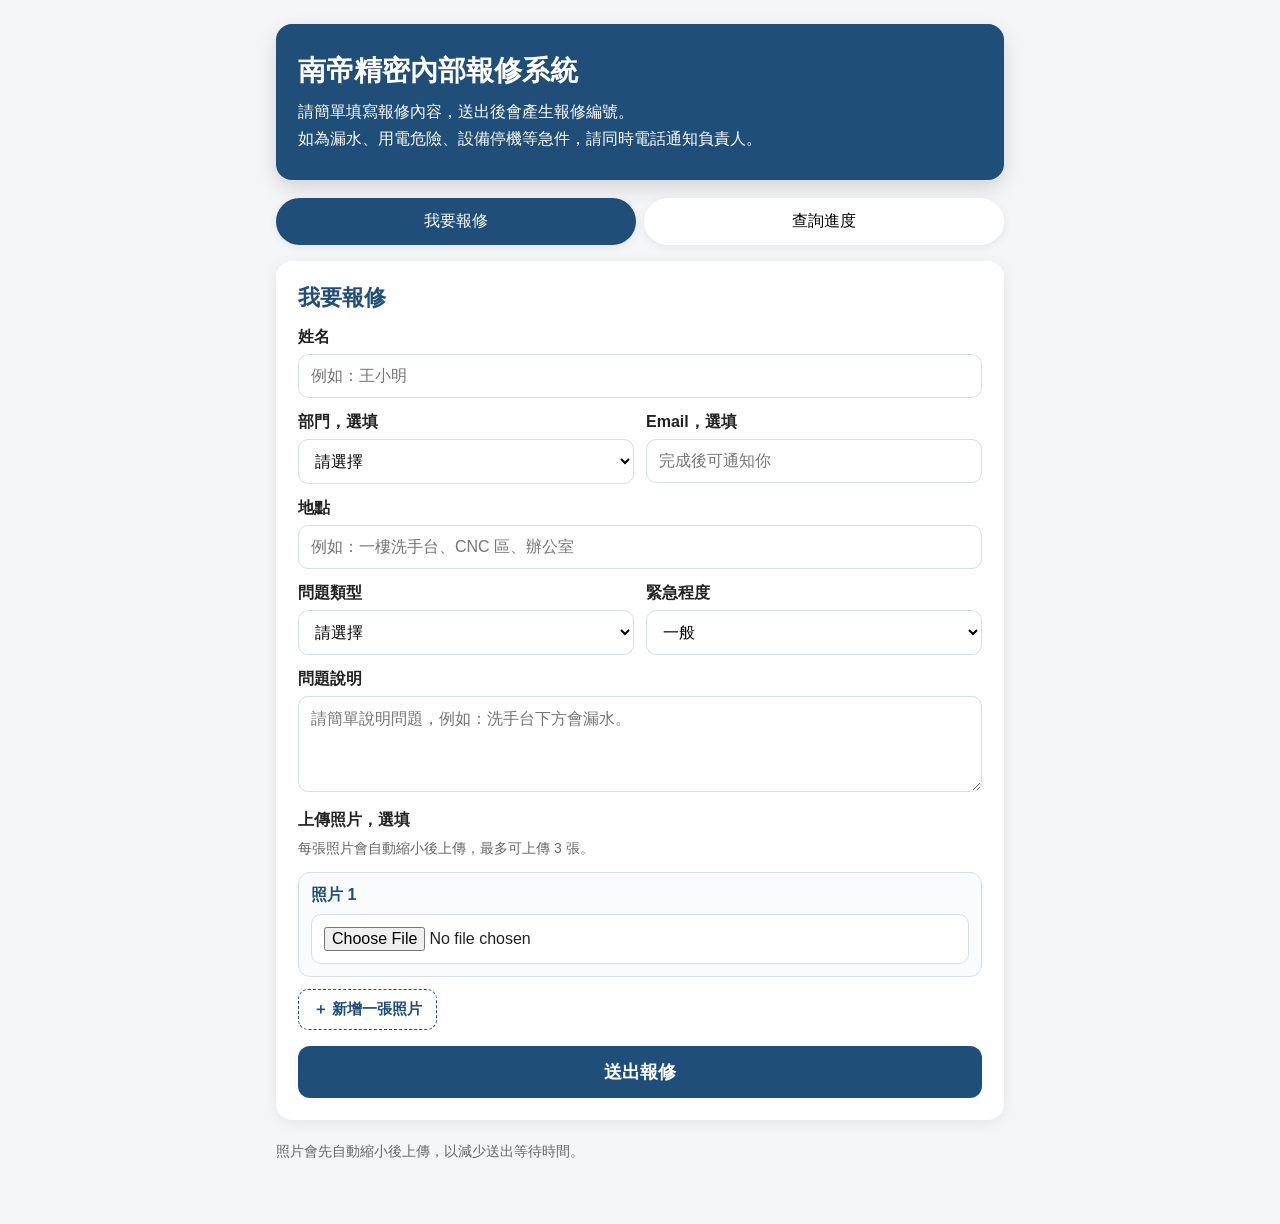
<file: index.html>
<!DOCTYPE html>
<html lang="zh-Hant"><head><meta charset="UTF-8"><meta name="viewport" content="width=device-width,initial-scale=1.0"><title>南帝精密內部報修系統</title><style>
:root{--main:#1f4e79;--bg:#f3f5f7;--border:#d6dee7;--good:#eaf7ea;--bad:#fff0f0}*{box-sizing:border-box}body{margin:0;font-family:"Microsoft JhengHei",Arial,sans-serif;background:var(--bg);color:#222}.wrap{max-width:760px;margin:0 auto;padding:24px 16px 60px}.hero{background:var(--main);color:#fff;padding:28px 22px;border-radius:16px;margin-bottom:18px;box-shadow:0 8px 20px #0002}.hero h1{margin:0 0 8px;font-size:28px}.hero p{margin:0;line-height:1.7}.tabs{display:flex;gap:8px;margin-bottom:16px}.tab-btn{flex:1;border:0;padding:13px 16px;border-radius:999px;background:#fff;cursor:pointer;font-size:16px;box-shadow:0 2px 8px #0001}.tab-btn.active{background:var(--main);color:#fff}.card{background:#fff;border-radius:16px;padding:22px;box-shadow:0 3px 14px #0001;margin-bottom:18px}.card h2{margin:0 0 14px;font-size:22px;color:var(--main)}label{display:block;font-weight:bold;margin:14px 0 6px}input,select,textarea{width:100%;border:1px solid var(--border);border-radius:10px;padding:12px;font-size:16px;background:#fff}textarea{min-height:96px;resize:vertical}.grid2{display:grid;grid-template-columns:1fr 1fr;gap:12px}.hint{color:#666;font-size:14px;line-height:1.6;margin-top:6px}.btn{width:100%;margin-top:16px;border:0;border-radius:12px;padding:14px 18px;color:#fff;background:var(--main);font-size:18px;font-weight:bold;cursor:pointer}.btn.secondary{background:#555}.btn:disabled{opacity:.6;cursor:not-allowed}.result{display:none;margin-top:16px;padding:14px;border-radius:12px;line-height:1.7;background:#eef6ff}.success{background:var(--good)!important;border-left:5px solid #3c9d40}.error{background:var(--bad)!important;border-left:5px solid #d33}.photo-slot{margin-top:12px;padding:12px;border:1px solid var(--border);border-radius:12px;background:#fafbfd}.photo-slot.hidden{display:none}.photo-slot-title{font-weight:bold;color:var(--main);margin-bottom:8px}.upload-progress{display:none;margin-top:8px;padding:9px 10px;border-radius:9px;background:#eef6ff;color:var(--main);font-size:14px;line-height:1.6}.photo-preview{display:none;margin-top:10px}.photo-preview img{display:block;max-width:100%;max-height:220px;border-radius:10px;border:1px solid #ddd}.remove-btn{width:auto;margin-top:8px;padding:8px 12px;border:1px solid #d6dee7;border-radius:8px;background:#fff;color:#555;cursor:pointer}.add-photo{width:auto;padding:10px 14px;margin-top:12px;border:1px dashed var(--main);border-radius:10px;background:#fff;color:var(--main);font-size:15px;font-weight:bold;cursor:pointer}.repair-item{border:1px solid #d9e1ea;border-radius:12px;padding:14px;margin-top:12px;background:#fff}.repair-item.urgent{background:#ffeaea;border-left:5px solid #d33}.repair-id{font-size:18px;font-weight:bold;color:var(--main);margin-bottom:8px}.status{display:inline-block;font-weight:bold;border-radius:999px;padding:4px 10px;margin-bottom:8px;background:#eee}.waiting{background:#fff2cc}.doing{background:#d9eaf7}.done{background:#d9ead3}.hold{background:#eadcf8}.row{line-height:1.8;word-break:break-word}.hidden{display:none}a{color:var(--main);font-weight:bold}.footer-note{color:#666;font-size:14px;line-height:1.7;margin-top:20px}@media(max-width:600px){.hero h1{font-size:24px}.card{padding:18px}.grid2{grid-template-columns:1fr}}
</style></head><body><div class="wrap"><div class="hero"><h1>南帝精密內部報修系統</h1><p>請簡單填寫報修內容，送出後會產生報修編號。<br>如為漏水、用電危險、設備停機等急件，請同時電話通知負責人。</p></div><div class="tabs"><button class="tab-btn active" onclick="showTab('create')">我要報修</button><button class="tab-btn" onclick="showTab('query')">查詢進度</button></div>
<section id="tab-create" class="card"><h2>我要報修</h2><form id="repairForm"><label>姓名</label><input type="text" name="name" required placeholder="例如：王小明"><div class="grid2"><div><label>部門，選填</label><select name="department"><option value="">請選擇</option><option>製課</option><option>品保</option><option>倉庫</option><option>組立</option><option>前面辦公室</option><option>經營層</option><option>其它</option></select></div><div><label>Email，選填</label><input type="email" name="requesterEmail" placeholder="完成後可通知你"></div></div><label>地點</label><input type="text" name="location" required placeholder="例如：一樓洗手台、CNC 區、辦公室"><div class="grid2"><div><label>問題類型</label><select name="category" required><option value="">請選擇</option><option>水電</option><option>設備</option><option>空調</option><option>資訊</option><option>環境</option><option>其他</option></select></div><div><label>緊急程度</label><select name="urgency"><option>一般</option><option>急件</option><option>停工／危險</option></select></div></div><label>問題說明</label><textarea name="description" required placeholder="請簡單說明問題，例如：洗手台下方會漏水。"></textarea><label>上傳照片，選填</label><div class="hint">每張照片會自動縮小後上傳，最多可上傳 3 張。</div>
<div class="photo-slot" id="photoSlot0"><div class="photo-slot-title">照片 1</div><input type="file" id="photoFile0" accept="image/*" onchange="handlePhotoChange(0,this)"><div id="photoProgress0" class="upload-progress"></div><div id="photoPreview0" class="photo-preview"><img id="photoPreviewImg0" alt="照片 1 預覽"><button type="button" class="remove-btn" onclick="removePhoto(0)">移除照片</button></div></div><div class="photo-slot hidden" id="photoSlot1"><div class="photo-slot-title">照片 2</div><input type="file" id="photoFile1" accept="image/*" onchange="handlePhotoChange(1,this)"><div id="photoProgress1" class="upload-progress"></div><div id="photoPreview1" class="photo-preview"><img id="photoPreviewImg1" alt="照片 2 預覽"><button type="button" class="remove-btn" onclick="removePhoto(1)">移除照片</button></div></div><div class="photo-slot hidden" id="photoSlot2"><div class="photo-slot-title">照片 3</div><input type="file" id="photoFile2" accept="image/*" onchange="handlePhotoChange(2,this)"><div id="photoProgress2" class="upload-progress"></div><div id="photoPreview2" class="photo-preview"><img id="photoPreviewImg2" alt="照片 3 預覽"><button type="button" class="remove-btn" onclick="removePhoto(2)">移除照片</button></div></div><button id="addPhotoBtn" class="add-photo" type="button" onclick="addPhotoSlot()">＋ 新增一張照片</button><button id="submitRepairBtn" class="btn" type="submit">送出報修</button></form><div id="createResult" class="result"></div></section>
<section id="tab-query" class="card hidden"><h2>查詢進度</h2><label>報修編號，選填</label><input type="text" id="queryCaseId" placeholder="例如：R20260529"><label>姓名，選填</label><input type="text" id="queryName" placeholder="例如：王小明"><div class="hint">報修編號或姓名，填其中一個即可查詢。</div><button class="btn" onclick="queryRepair()">查詢</button><button class="btn secondary" onclick="loadRecentRepairs()">查看最近 10 筆</button><div id="queryResult" class="result"></div></section><div class="footer-note">照片會先自動縮小後上傳，以減少送出等待時間。</div></div>
<script>
const GAS_WEBAPP_URL='https://script.google.com/macros/s/AKfycbwZGtu0iZI4AavFB39zEygscZorsvTIdnniu2EJqHiKjo76A5WQ3G32F8M7O5M1Nfdqcw/exec';const MAX_ORIGINAL_BYTES=20*1024*1024,MAX_IMAGE_SIDE=1280,JPEG_QUALITY=.72,MAX_PHOTOS=3;let preparedPhotos=[null,null,null],photoTasks=[null,null,null],visiblePhotoSlots=1;
function showTab(tab){document.querySelectorAll('.tab-btn').forEach(b=>b.classList.remove('active'));document.querySelectorAll('section[id^="tab-"]').forEach(s=>s.classList.add('hidden'));document.getElementById('tab-'+tab).classList.remove('hidden');document.querySelectorAll('.tab-btn')[tab==='create'?0:1].classList.add('active')}function showResult(id,html,type='success'){const b=document.getElementById(id);b.innerHTML=html;b.className='result '+type;b.style.display='block'}function progress(i,html,type=''){const b=document.getElementById('photoProgress'+i);b.innerHTML=html;b.className='upload-progress '+type;b.style.display='block'}function hideProgress(i){document.getElementById('photoProgress'+i).style.display='none'}function formatBytes(b){return b<1048576?Math.round(b/1024)+' KB':(b/1048576).toFixed(1)+' MB'}function generateCaseId(){const n=new Date(),p=x=>String(x).padStart(2,'0'),r=Math.floor(Math.random()*900+100);return`R${n.getFullYear()}${p(n.getMonth()+1)}${p(n.getDate())}-${p(n.getHours())}${p(n.getMinutes())}${p(n.getSeconds())}${r}`}function formToParams(form){const fd=new FormData(form),p=new URLSearchParams();for(const[k,v]of fd.entries()){if(!(v instanceof File))p.append(k,v)}return p}function readAsDataUrl(blob){return new Promise((ok,no)=>{const r=new FileReader();r.onload=()=>ok(r.result);r.onerror=()=>no(new Error('圖片轉換失敗'));r.readAsDataURL(blob)})}function loadImage(file){return new Promise((ok,no)=>{const url=URL.createObjectURL(file),img=new Image();img.onload=()=>{URL.revokeObjectURL(url);ok(img)};img.onerror=()=>{URL.revokeObjectURL(url);no(new Error('無法讀取圖片格式'))};img.src=url})}function canvasToBlob(c,t,q){return new Promise((ok,no)=>c.toBlob(b=>b?ok(b):no(new Error('圖片壓縮失敗')),t,q))}async function compressPhoto(file){if(file.size>MAX_ORIGINAL_BYTES)throw new Error('照片超過 20MB，請選擇較小的照片。');const img=await loadImage(file),s=Math.min(1,MAX_IMAGE_SIDE/Math.max(img.naturalWidth,img.naturalHeight)),w=Math.max(1,Math.round(img.naturalWidth*s)),h=Math.max(1,Math.round(img.naturalHeight*s)),c=document.createElement('canvas');c.width=w;c.height=h;c.getContext('2d',{alpha:false}).drawImage(img,0,0,w,h);const blob=await canvasToBlob(c,'image/jpeg',JPEG_QUALITY);return{blob,name:'repair-photo-'+Date.now()+'.jpg',type:'image/jpeg',originalSize:file.size}}
function addPhotoSlot(){if(visiblePhotoSlots>=MAX_PHOTOS)return;document.getElementById('photoSlot'+visiblePhotoSlots).classList.remove('hidden');visiblePhotoSlots++;if(visiblePhotoSlots>=MAX_PHOTOS)document.getElementById('addPhotoBtn').style.display='none'}function removePhoto(i){document.getElementById('photoFile'+i).value='';document.getElementById('photoPreview'+i).style.display='none';document.getElementById('photoPreviewImg'+i).src='';hideProgress(i);preparedPhotos[i]=null;photoTasks[i]=null}function handlePhotoChange(i,input){const f=input.files[0],preview=document.getElementById('photoPreview'+i),img=document.getElementById('photoPreviewImg'+i);preparedPhotos[i]=null;preview.style.display='none';img.src='';if(!f){photoTasks[i]=null;hideProgress(i);return}progress(i,'正在縮小照片，請稍候…');photoTasks[i]=compressPhoto(f).then(p=>{preparedPhotos[i]=p;img.src=URL.createObjectURL(p.blob);preview.style.display='block';const saved=Math.max(0,Math.round((1-p.blob.size/p.originalSize)*100));progress(i,`已準備：${formatBytes(p.originalSize)} → <strong>${formatBytes(p.blob.size)}</strong>（縮小 ${saved}%）`,'success');return p}).catch(e=>{preparedPhotos[i]=null;input.value='';progress(i,e.message,'error');return null})}
document.getElementById('repairForm').addEventListener('submit',async function(e){e.preventDefault();const btn=document.getElementById('submitRepairBtn'),id=generateCaseId(),params=formToParams(this);params.append('action','create');params.append('caseId',id);btn.disabled=true;btn.innerText='送出中...';showResult('createResult','正在建立報修資料，請稍候…','success');try{await Promise.all(photoTasks.filter(Boolean));const photos=preparedPhotos.filter(Boolean);if(photos.length){showResult('createResult',`正在上傳 ${photos.length} 張照片，請稍候…`,'success');for(let i=0;i<photos.length;i++){const suffix=i===0?'':String(i+1);params.append('photoData'+suffix,await readAsDataUrl(photos[i].blob));params.append('photoName'+suffix,photos[i].name);params.append('photoType'+suffix,photos[i].type)}}await fetch(GAS_WEBAPP_URL,{method:'POST',mode:'no-cors',body:params});showResult('createResult',`<strong>報修已送出。</strong><br>報修編號：<strong>${id}</strong><br>目前狀態：待處理<br><br>可用姓名或報修編號查詢進度。`,'success');this.reset();preparedPhotos=[null,null,null];photoTasks=[null,null,null];visiblePhotoSlots=1;for(let i=0;i<MAX_PHOTOS;i++){document.getElementById('photoPreview'+i).style.display='none';hideProgress(i);if(i>0)document.getElementById('photoSlot'+i).classList.add('hidden')}document.getElementById('addPhotoBtn').style.display='inline-block'}catch(e){showResult('createResult','送出失敗：'+escapeHtml(e.message||'請稍後再試。'),'error')}finally{btn.disabled=false;btn.innerText='送出報修'}});
function jsonp(url,cb){const n='cb_'+Date.now()+'_'+Math.floor(Math.random()*999),s=document.createElement('script');window[n]=d=>{cb(d);delete window[n];s.remove()};s.src=url+'&callback='+n;s.onerror=()=>showResult('queryResult','讀取失敗，請稍後再試。','error');document.body.appendChild(s)}function queryRepair(){const k=document.getElementById('queryCaseId').value.trim()||document.getElementById('queryName').value.trim();if(!k){showResult('queryResult','請至少輸入報修編號或姓名其中一項。','error');return}jsonp(GAS_WEBAPP_URL+'?action=query&keyword='+encodeURIComponent(k),renderQueryResult)}function loadRecentRepairs(){jsonp(GAS_WEBAPP_URL+'?action=listRecent&limit=10',renderQueryResult)}function photoLinks(it){let a=[];['照片連結','照片連結2','照片連結3'].forEach((k,i)=>{if(it[k])a.push(`<a href="${escapeHtml(it[k])}" target="_blank" rel="noopener">查看照片 ${i+1}</a>`)});return a.length?`<div class="row"><strong>照片：</strong>${a.join('　')}</div>`:''}function renderQueryResult(d){if(!d.success){showResult('queryResult',d.message||'查詢失敗。','error');return}if(!d.results||!d.results.length){showResult('queryResult','查無資料。','error');return}let h=`<strong>共找到 ${d.count} 筆資料</strong>`;d.results.forEach(it=>{const u=it['緊急程度']==='急件'||it['緊急程度']==='停工／危險'?' urgent':'';h+=`<div class="repair-item${u}"><div class="repair-id">${escapeHtml(it['報修編號'])}</div><div class="status ${statusClass(it['狀態'])}">${escapeHtml(it['狀態']||'待處理')}</div><div class="row"><strong>日期：</strong>${escapeHtml(it['建立時間'])}</div><div class="row"><strong>地點：</strong>${escapeHtml(it['地點'])}</div><div class="row"><strong>問題：</strong>${escapeHtml(it['問題說明'])}</div>${photoLinks(it)}<div class="row"><strong>預定完成日：</strong>${escapeHtml(it['預定完成日']||'-')}</div><div class="row"><strong>備註：</strong>${escapeHtml(it['備註']||'-')}</div></div>`});showResult('queryResult',h,'success')}function statusClass(s){return s==='待處理'?'waiting':s==='處理中'?'doing':s==='已完成'?'done':s==='暫緩'?'hold':''}function escapeHtml(t){return String(t??'').replaceAll('&','&amp;').replaceAll('<','&lt;').replaceAll('>','&gt;').replaceAll('"','&quot;').replaceAll("'",'&#039;')}
</script></body></html>
</file>
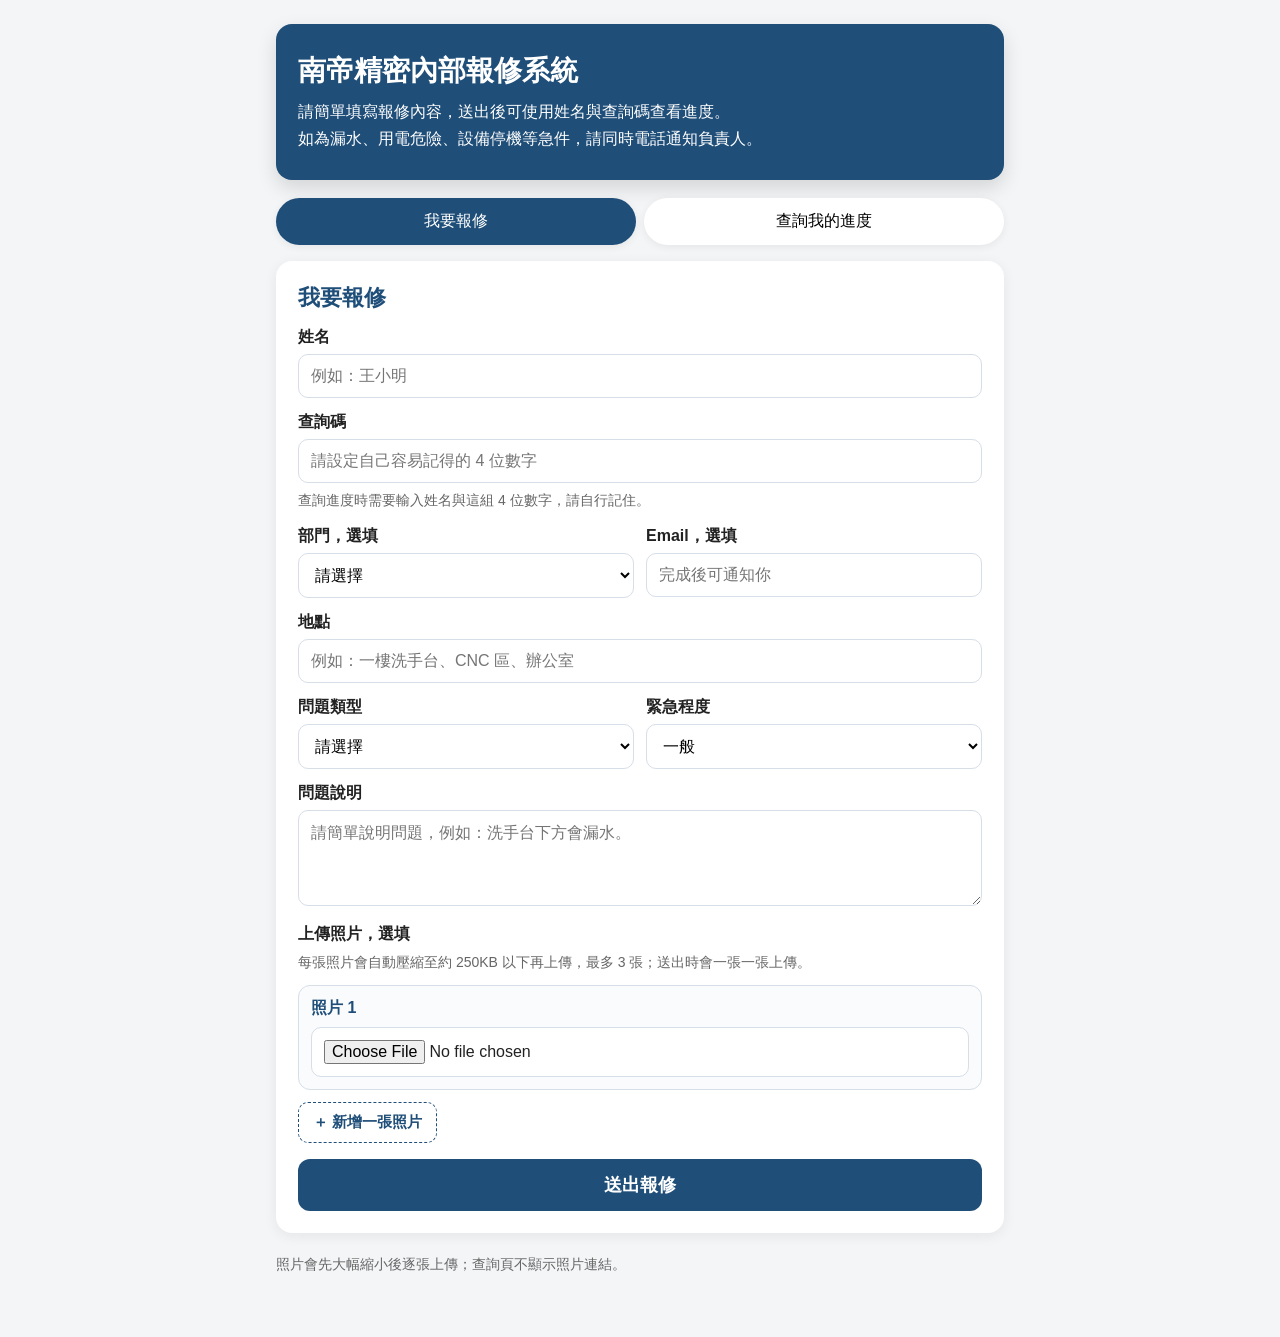
<file: repair.html>
<!DOCTYPE html>
<html lang="zh-Hant">
<head>
<meta charset="UTF-8">
<meta name="viewport" content="width=device-width, initial-scale=1.0">
<title>南帝精密內部報修系統</title>
<link rel="stylesheet" href="employee-style.css?v=20260601-1">
</head>
<body>
<div class="wrap">
  <div class="hero">
    <h1>南帝精密內部報修系統</h1>
    <p>請簡單填寫報修內容，送出後可使用姓名與查詢碼查看進度。<br>如為漏水、用電危險、設備停機等急件，請同時電話通知負責人。</p>
  </div>
  <div class="tabs">
    <button class="tab-btn active" onclick="showTab('create')">我要報修</button>
    <button class="tab-btn" onclick="showTab('query')">查詢我的進度</button>
  </div>
  <section id="tab-create" class="card">
    <h2>我要報修</h2>
    <form id="repairForm">
      <label>姓名</label>
      <input type="text" name="name" required placeholder="例如：王小明">
      <label>查詢碼</label>
      <input type="tel" name="queryCode" required inputmode="numeric" pattern="[0-9]{4}" maxlength="4" autocomplete="off" placeholder="請設定自己容易記得的 4 位數字">
      <div class="hint">查詢進度時需要輸入姓名與這組 4 位數字，請自行記住。</div>
      <div class="grid2">
        <div><label>部門，選填</label><select name="department"><option value="">請選擇</option><option>製課</option><option>品保</option><option>倉庫</option><option>組立</option><option>前面辦公室</option><option>經營層</option><option>其它</option></select></div>
        <div><label>Email，選填</label><input type="email" name="requesterEmail" placeholder="完成後可通知你"></div>
      </div>
      <label>地點</label>
      <input type="text" name="location" required placeholder="例如：一樓洗手台、CNC 區、辦公室">
      <div class="grid2">
        <div><label>問題類型</label><select name="category" required><option value="">請選擇</option><option>水電</option><option>設備</option><option>空調</option><option>資訊</option><option>環境</option><option>其他</option></select></div>
        <div><label>緊急程度</label><select name="urgency"><option>一般</option><option>急件</option><option>停工／危險</option></select></div>
      </div>
      <label>問題說明</label>
      <textarea name="description" required placeholder="請簡單說明問題，例如：洗手台下方會漏水。"></textarea>
      <label>上傳照片，選填</label>
      <div class="hint">每張照片會自動壓縮至約 250KB 以下再上傳，最多 3 張；送出時會一張一張上傳。</div>
      <div class="photo-slot" id="photoSlot0"><div class="photo-slot-title">照片 1</div><input type="file" id="photoFile0" accept="image/*" onchange="handlePhotoChange(0,this)"><div id="photoProgress0" class="upload-progress"></div><div id="photoPreview0" class="photo-preview"><img id="photoPreviewImg0" alt="照片 1 預覽"><button type="button" class="remove-btn" onclick="removePhoto(0)">移除照片</button></div></div>
      <div class="photo-slot hidden" id="photoSlot1"><div class="photo-slot-title">照片 2</div><input type="file" id="photoFile1" accept="image/*" onchange="handlePhotoChange(1,this)"><div id="photoProgress1" class="upload-progress"></div><div id="photoPreview1" class="photo-preview"><img id="photoPreviewImg1" alt="照片 2 預覽"><button type="button" class="remove-btn" onclick="removePhoto(1)">移除照片</button></div></div>
      <div class="photo-slot hidden" id="photoSlot2"><div class="photo-slot-title">照片 3</div><input type="file" id="photoFile2" accept="image/*" onchange="handlePhotoChange(2,this)"><div id="photoProgress2" class="upload-progress"></div><div id="photoPreview2" class="photo-preview"><img id="photoPreviewImg2" alt="照片 3 預覽"><button type="button" class="remove-btn" onclick="removePhoto(2)">移除照片</button></div></div>
      <button id="addPhotoBtn" class="add-photo" type="button" onclick="addPhotoSlot()">＋ 新增一張照片</button>
      <button id="submitRepairBtn" class="btn" type="submit">送出報修</button>
    </form>
    <div id="createResult" class="result"></div>
  </section>
  <section id="tab-query" class="card hidden">
    <h2>查詢我的進度</h2>
    <label>姓名</label><input type="text" id="queryName" placeholder="請輸入報修時填寫的姓名">
    <label>查詢碼</label><input type="tel" id="queryCode" inputmode="numeric" pattern="[0-9]{4}" maxlength="4" autocomplete="off" placeholder="請輸入報修時設定的 4 位數字">
    <div class="hint">為保護報修內容，姓名與查詢碼都正確才會顯示案件。</div>
    <button class="btn" onclick="queryRepair()">查詢我的報修</button>
    <div id="queryResult" class="result"></div>
  </section>
  <div class="footer-note">照片會先大幅縮小後逐張上傳；查詢頁不顯示照片連結。</div>
</div>
<script src="employee-app.js?v=20260601-1"></script>
</body>
</html>
</file>
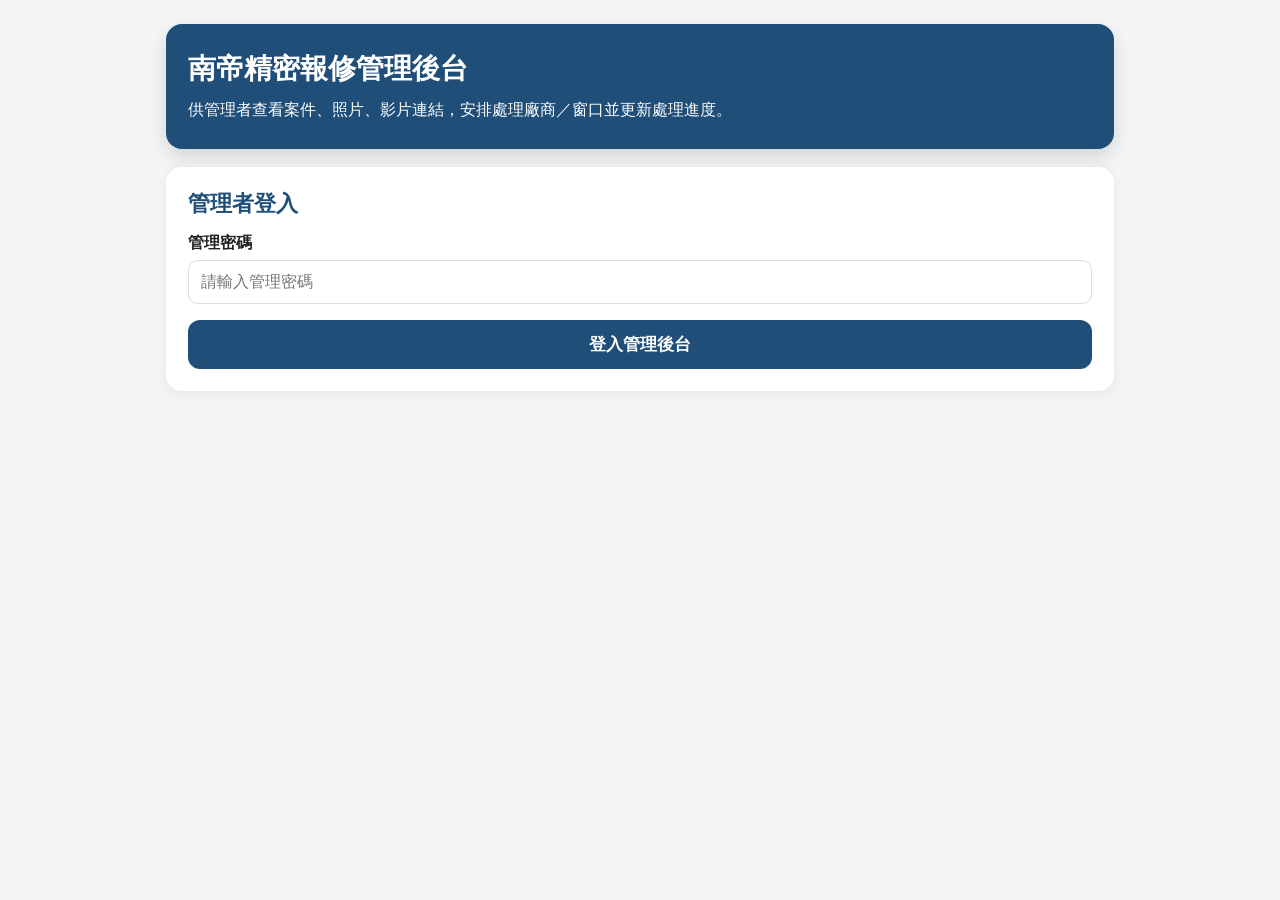
<file: apps-script/Admin.html>
<!DOCTYPE html>
<html lang="zh-Hant">
<head>
  <base target="_top">
  <meta charset="UTF-8">
  <meta name="viewport" content="width=device-width, initial-scale=1.0">
  <title>南帝精密報修管理後台</title>
  <style>
    :root{--main:#1f4e79;--bg:#f3f5f7;--border:#d6dee7;--good:#eaf7ea;--bad:#fff0f0;--warn:#fff8e1}
    *{box-sizing:border-box}body{margin:0;font-family:"Microsoft JhengHei",Arial,sans-serif;background:var(--bg);color:#222}
    .wrap{max-width:980px;margin:0 auto;padding:24px 16px 60px}.hero{background:var(--main);color:#fff;padding:26px 22px;border-radius:16px;margin-bottom:18px;box-shadow:0 8px 20px #0002}.hero h1{margin:0 0 8px;font-size:28px}.hero p{margin:0;line-height:1.7}
    .card{background:#fff;border-radius:16px;padding:22px;box-shadow:0 3px 14px #0001;margin-bottom:18px}.card h2{margin:0 0 14px;color:var(--main);font-size:22px}.hidden{display:none!important}
    label{display:block;font-weight:bold;margin:14px 0 6px}input,select,textarea{width:100%;border:1px solid var(--border);border-radius:10px;padding:12px;font-size:16px;background:#fff}textarea{min-height:90px;resize:vertical}.grid2{display:grid;grid-template-columns:1fr 1fr;gap:12px}.hint{color:#666;font-size:14px;line-height:1.6;margin-top:6px}
    .btn{width:100%;margin-top:16px;border:0;border-radius:12px;padding:13px 18px;color:#fff;background:var(--main);font-size:17px;font-weight:bold;cursor:pointer}.btn.secondary{background:#555}.btn:disabled{opacity:.6;cursor:not-allowed}.inline-btn{width:auto;margin:8px 8px 0 0;padding:9px 13px;font-size:14px;border-radius:9px}.purple{background:#7052a0}.green{background:#3c7d40}.danger{background:#a63c3c}
    .result{display:none;margin-top:14px;padding:12px;border-radius:10px;line-height:1.7;background:#eef6ff}.success{display:block;background:var(--good);border-left:5px solid #3c9d40}.error{display:block;background:var(--bad);border-left:5px solid #d33}.notice{display:block;background:var(--warn);border-left:5px solid #f6b400}
    .toolbar{display:flex;gap:12px;align-items:flex-start;flex-wrap:wrap}.toolbar>div{flex:1;min-width:220px}.toolbar .actions{display:flex;gap:8px}.toolbar .actions .btn{margin-top:0}.checks{display:flex;gap:10px;flex-wrap:wrap;background:#f7f8fa;border:1px solid var(--border);border-radius:12px;padding:10px}.checks label{display:inline-flex;align-items:center;gap:5px;margin:0;font-weight:normal}.checks input{width:auto}
    .stats-grid{display:grid;grid-template-columns:repeat(4,1fr);gap:10px;margin-top:14px}.stat{border:1px solid var(--border);border-radius:12px;padding:11px;background:#fff}.stat-num{font-size:25px;font-weight:bold;color:var(--main)}
    .repair{border:1px solid var(--border);background:#fff;border-radius:12px;padding:14px;margin-top:12px}.repair.urgent{border-left:5px solid #d33;background:#fff4f4}.repair-id{font-weight:bold;color:var(--main);font-size:18px;margin-bottom:7px}.status{display:inline-block;border-radius:999px;padding:4px 10px;font-weight:bold;background:#eee;margin-bottom:6px}.待處理{background:#fff2cc}.處理中{background:#d9eaf7}.暫緩{background:#eadcf8}.已完成{background:#d9ead3}.row{line-height:1.8;word-break:break-word}.selected{margin-top:14px;background:var(--warn);border-left:5px solid #f6b400;border-radius:10px;padding:12px;line-height:1.7}.quick{margin-top:14px;background:#f7f8fa;border:1px solid var(--border);padding:12px;border-radius:12px}.quick strong{color:var(--main)}
    .photo-modal{position:fixed;inset:0;background:#000b;display:flex;align-items:center;justify-content:center;padding:20px;z-index:99}.photo-box{background:#fff;border-radius:14px;padding:14px;max-width:92vw;max-height:92vh}.photo-box img{display:block;max-width:85vw;max-height:76vh;margin:auto}.photo-box .btn{margin-top:10px}
    .top-actions{display:flex;justify-content:flex-end;margin-bottom:10px}.logout{width:auto;margin:0;background:#555;padding:9px 14px;font-size:14px}.delete-box{margin-top:14px;border:1px solid #e5b0b0;background:#fff7f7;border-radius:12px;padding:12px}
    a{color:var(--main);font-weight:bold}@media(max-width:700px){.hero h1{font-size:23px}.card{padding:17px}.grid2,.stats-grid{grid-template-columns:1fr}.toolbar .actions{display:block}.toolbar .actions .btn{margin-top:10px}}
  </style>
</head>
<body>
<div class="wrap">
  <div class="hero"><h1>南帝精密報修管理後台</h1><p>供管理者查看案件、照片、影片連結，安排處理廠商／窗口並更新處理進度。</p></div>
  <section id="loginCard" class="card">
    <h2>管理者登入</h2>
    <label>管理密碼</label><input id="password" type="password" placeholder="請輸入管理密碼" autocomplete="current-password">
    <button id="loginBtn" class="btn" onclick="login()">登入管理後台</button>
    <div id="loginResult" class="result"></div>
  </section>
  <section id="dashboard" class="card hidden">
    <div class="top-actions"><button class="btn logout" onclick="logout()">登出</button></div>
    <h2>案件查詢與處理</h2>
    <div class="toolbar">
      <div><label>案件狀態，可多選</label>
        <div class="checks">
          <label><input type="checkbox" name="filterStatus" value="待處理" checked>待處理</label>
          <label><input type="checkbox" name="filterStatus" value="處理中" checked>處理中</label>
          <label><input type="checkbox" name="filterStatus" value="暫緩">暫緩</label>
          <label><input type="checkbox" name="filterStatus" value="已完成">已完成</label>
          <label><input type="checkbox" id="allStatus" value="全部" onchange="toggleAllStatus()">全部</label>
        </div>
        <div class="hint">預設顯示「待處理＋處理中」，方便看尚未結案案件。</div>
      </div>
      <div class="actions"><button class="btn" onclick="loadCases()">列出案件</button><button class="btn secondary" onclick="loadStats()">查看統計</button></div>
    </div>
    <div id="statsResult" class="result"></div>
    <div id="listResult" class="result"></div>
    <div id="selectedInfo" class="selected hidden"></div>
    <div id="editArea" class="hidden">
      <label>報修編號</label><input id="caseId" type="text" readonly>
      <label>狀態</label><select id="status"><option>待處理</option><option>處理中</option><option>暫緩</option><option>已完成</option></select>
      <div class="quick"><strong>一鍵更新狀態</strong><div class="hint">處理中與已完成需填「處理廠商／窗口」；暫緩與已完成需填備註。</div><button class="btn inline-btn" onclick="quickUpdate('處理中')">改為處理中</button><button class="btn inline-btn purple" onclick="quickUpdate('暫緩')">改為暫緩</button><button class="btn inline-btn green" onclick="quickUpdate('已完成')">改為已完成</button></div>
      <div class="grid2"><div><label>處理廠商／窗口</label><input id="owner" list="vendorOptions" type="text" placeholder="可選擇，也可直接輸入"><datalist id="vendorOptions"><option value="水電廠商"><option value="冷氣廠商"><option value="電梯廠商"><option value="資訊廠商"><option value="內部處理"><option value="其他"></datalist><div class="hint">廠商不多，所以不建立基本檔；特殊情況可直接輸入或寫在備註。</div></div><div><label>預定完成日</label><input id="dueDate" type="date"></div></div>
      <label>備註</label><textarea id="note" placeholder="例如：已通知水電廠商，預計明天下午處理。"></textarea>
      <button id="updateBtn" class="btn secondary" onclick="updateCase()">更新案件</button>
      <div class="delete-box"><strong>測試資料清理</strong><div class="hint">僅用於刪除測試案件。刪除後會同步將此案件照片移至 Google Drive 垃圾桶。</div><button class="btn inline-btn danger" onclick="deleteTestCase()">刪除測試案件</button></div>
      <div id="updateResult" class="result"></div>
    </div>
  </section>
</div>
<div id="photoModal" class="photo-modal hidden"><div class="photo-box"><img id="photoImg" alt="案件照片"><button class="btn secondary" onclick="closePhoto()">關閉照片</button></div></div>
<script>
let token='';let cases=[];
function box(id,msg,type){const b=document.getElementById(id);b.textContent=msg;b.className='result '+type;}
function hide(id){document.getElementById(id).classList.add('hidden')}
function show(id){document.getElementById(id).classList.remove('hidden')}
function escapeHtml(t){return String(t??'').replaceAll('&','&amp;').replaceAll('<','&lt;').replaceAll('>','&gt;').replaceAll('"','&quot;').replaceAll("'",'&#039;')}
function safeUrl(u){u=String(u||'').trim();return /^https?:\/\//i.test(u)?u:''}
function login(){const pw=document.getElementById('password').value,btn=document.getElementById('loginBtn');if(!pw){box('loginResult','請輸入管理密碼。','error');return}btn.disabled=true;btn.textContent='登入中…';google.script.run.withSuccessHandler(function(res){btn.disabled=false;btn.textContent='登入管理後台';if(!res.success){box('loginResult',res.message,'error');return}token=res.token;hide('loginCard');show('dashboard');loadStats();loadCases();}).withFailureHandler(function(err){btn.disabled=false;btn.textContent='登入管理後台';box('loginResult',err.message||'登入失敗。','error');}).adminLogin(pw)}
function logout(){google.script.run.adminLogout(token);token='';cases=[];hide('dashboard');show('loginCard');document.getElementById('password').value='';box('loginResult','已登出管理後台。','notice')}
function fail(id,err){box(id,err.message||'操作失敗，請重新登入再試。','error')}
function toggleAllStatus(){const all=document.getElementById('allStatus').checked;document.querySelectorAll('input[name="filterStatus"]').forEach(cb=>cb.checked=false);}
function selectedStatuses(){if(document.getElementById('allStatus').checked)return ['全部'];const arr=[...document.querySelectorAll('input[name="filterStatus"]:checked')].map(cb=>cb.value);return arr.length?arr:['待處理','處理中']}
function statusLabel(){const arr=selectedStatuses();return arr.indexOf('全部')>=0?'全部':arr.join('＋')}
function loadStats(){google.script.run.withSuccessHandler(function(res){let html='<strong>案件統計</strong><div class="stats-grid">';['全部','待處理','處理中','暫緩','已完成','逾期','本月新增','平均完成天數'].forEach(function(k){html+='<div class="stat"><div>'+k+'</div><div class="stat-num">'+escapeHtml(res.stats[k]??0)+'</div></div>'});html+='</div>';const b=document.getElementById('statsResult');b.innerHTML=html;b.className='result success';}).withFailureHandler(function(err){fail('statsResult',err)}).adminGetStats(token)}
function loadCases(){const statuses=selectedStatuses();hide('selectedInfo');hide('editArea');box('listResult','案件讀取中…','notice');google.script.run.withSuccessHandler(function(res){cases=res.results||[];if(!cases.length){box('listResult','目前沒有符合條件的案件。','success');return}let html='<strong>'+escapeHtml(statusLabel())+'：'+res.count+' 筆</strong>';cases.forEach(function(item,i){const urgent=item['緊急程度']==='急件'||item['緊急程度']==='停工／危險'?' urgent':'';const video=safeUrl(item['影片連結']);html+='<div class="repair'+urgent+'"><div class="repair-id">'+escapeHtml(item['報修編號'])+'</div><div class="status '+escapeHtml(item['狀態']||'待處理')+'">'+escapeHtml(item['狀態']||'待處理')+'</div><div class="row"><strong>時間：</strong>'+escapeHtml(item['建立時間'])+'</div><div class="row"><strong>報修人：</strong>'+escapeHtml(item['姓名'])+'　'+escapeHtml(item['部門']||'')+'</div><div class="row"><strong>地點：</strong>'+escapeHtml(item['地點'])+'</div><div class="row"><strong>類型／緊急：</strong>'+escapeHtml(item['問題類型'])+'／'+escapeHtml(item['緊急程度']||'一般')+'</div><div class="row"><strong>問題：</strong>'+escapeHtml(item['問題說明'])+'</div>';if(video){html+='<div class="row"><strong>影片：</strong><a href="'+escapeHtml(video)+'" target="_blank" rel="noopener">開啟影片連結</a></div>'}html+='<div class="row"><strong>處理廠商／窗口：</strong>'+escapeHtml(item['負責人']||'-')+'</div><div class="row"><strong>預定完成日：</strong>'+escapeHtml(item['預定完成日']||'-')+'</div><div class="row"><strong>備註：</strong>'+escapeHtml(item['備註']||'-')+'</div>';for(let n=1;n<=Number(item['照片數']||0);n++){html+='<button type="button" class="btn inline-btn" onclick="openPhoto('+i+','+n+')">查看照片 '+n+'</button>'}html+='<button type="button" class="btn inline-btn secondary" onclick="selectCase('+i+')">選擇此案件</button></div>'});const b=document.getElementById('listResult');b.innerHTML=html;b.className='result success';}).withFailureHandler(function(err){fail('listResult',err)}).adminListRepairs(token,statuses)}
function selectCase(index){const item=cases[index];if(!item)return;const oldStatus=item['狀態']||'待處理',nextStatus=oldStatus==='待處理'?'處理中':oldStatus;document.getElementById('caseId').value=item['報修編號']||'';document.getElementById('status').value=nextStatus;document.getElementById('owner').value=item['負責人']||'';document.getElementById('dueDate').value=toDate(item['預定完成日']);document.getElementById('note').value=item['備註']||'';const s=document.getElementById('selectedInfo');s.innerHTML='<strong>已選擇案件：</strong>'+escapeHtml(item['報修編號'])+'<br><strong>地點：</strong>'+escapeHtml(item['地點'])+'<br><strong>問題：</strong>'+escapeHtml(item['問題說明'])+'<br><strong>原狀態：</strong>'+escapeHtml(oldStatus)+'　→　<strong>預備狀態：</strong>'+escapeHtml(nextStatus);show('selectedInfo');show('editArea');document.getElementById('selectedInfo').scrollIntoView({behavior:'smooth',block:'center'})}
function toDate(v){const m=String(v||'').match(/^(\d{4})[\/-](\d{1,2})[\/-](\d{1,2})/);return m?m[1]+'-'+String(m[2]).padStart(2,'0')+'-'+String(m[3]).padStart(2,'0'):''}
function quickUpdate(st){if(!document.getElementById('caseId').value){box('updateResult','請先選擇案件。','error');return}document.getElementById('status').value=st;if(st==='已完成'&&!document.getElementById('note').value)document.getElementById('note').value='已完成處理。';updateCase()}
function updateCase(){const payload={caseId:document.getElementById('caseId').value,status:document.getElementById('status').value,owner:document.getElementById('owner').value,dueDate:document.getElementById('dueDate').value,note:document.getElementById('note').value};const btn=document.getElementById('updateBtn');btn.disabled=true;btn.textContent='更新中…';google.script.run.withSuccessHandler(function(res){btn.disabled=false;btn.textContent='更新案件';box('updateResult',res.message||'案件已更新。','success');loadCases();loadStats();}).withFailureHandler(function(err){btn.disabled=false;btn.textContent='更新案件';fail('updateResult',err)}).adminUpdateRepair(token,payload)}
function deleteTestCase(){const caseId=document.getElementById('caseId').value;if(!caseId){box('updateResult','請先選擇要刪除的測試案件。','error');return}const ok=confirm('確定要刪除測試案件 '+caseId+' 嗎？\n此動作會刪除 Google Sheet 該列資料，並將照片移到 Google Drive 垃圾桶。');if(!ok)return;const text=prompt('請輸入「刪除」或 DELETE 以確認刪除測試案件：');if(text===null)return;google.script.run.withSuccessHandler(function(res){box('updateResult',res.message||'測試案件已刪除。','success');hide('selectedInfo');hide('editArea');loadCases();loadStats();}).withFailureHandler(function(err){fail('updateResult',err)}).adminDeleteTestRepair(token,caseId,text)}
function openPhoto(index,number){const item=cases[index];if(!item)return;google.script.run.withSuccessHandler(function(res){if(!res.success){alert(res.message);return}document.getElementById('photoImg').src=res.dataUrl;show('photoModal')}).withFailureHandler(function(err){alert(err.message||'照片讀取失敗')}).adminGetPhoto(token,item['報修編號'],number)}
function closePhoto(){document.getElementById('photoImg').src='';hide('photoModal')}
</script>
</body>
</html>
</file>
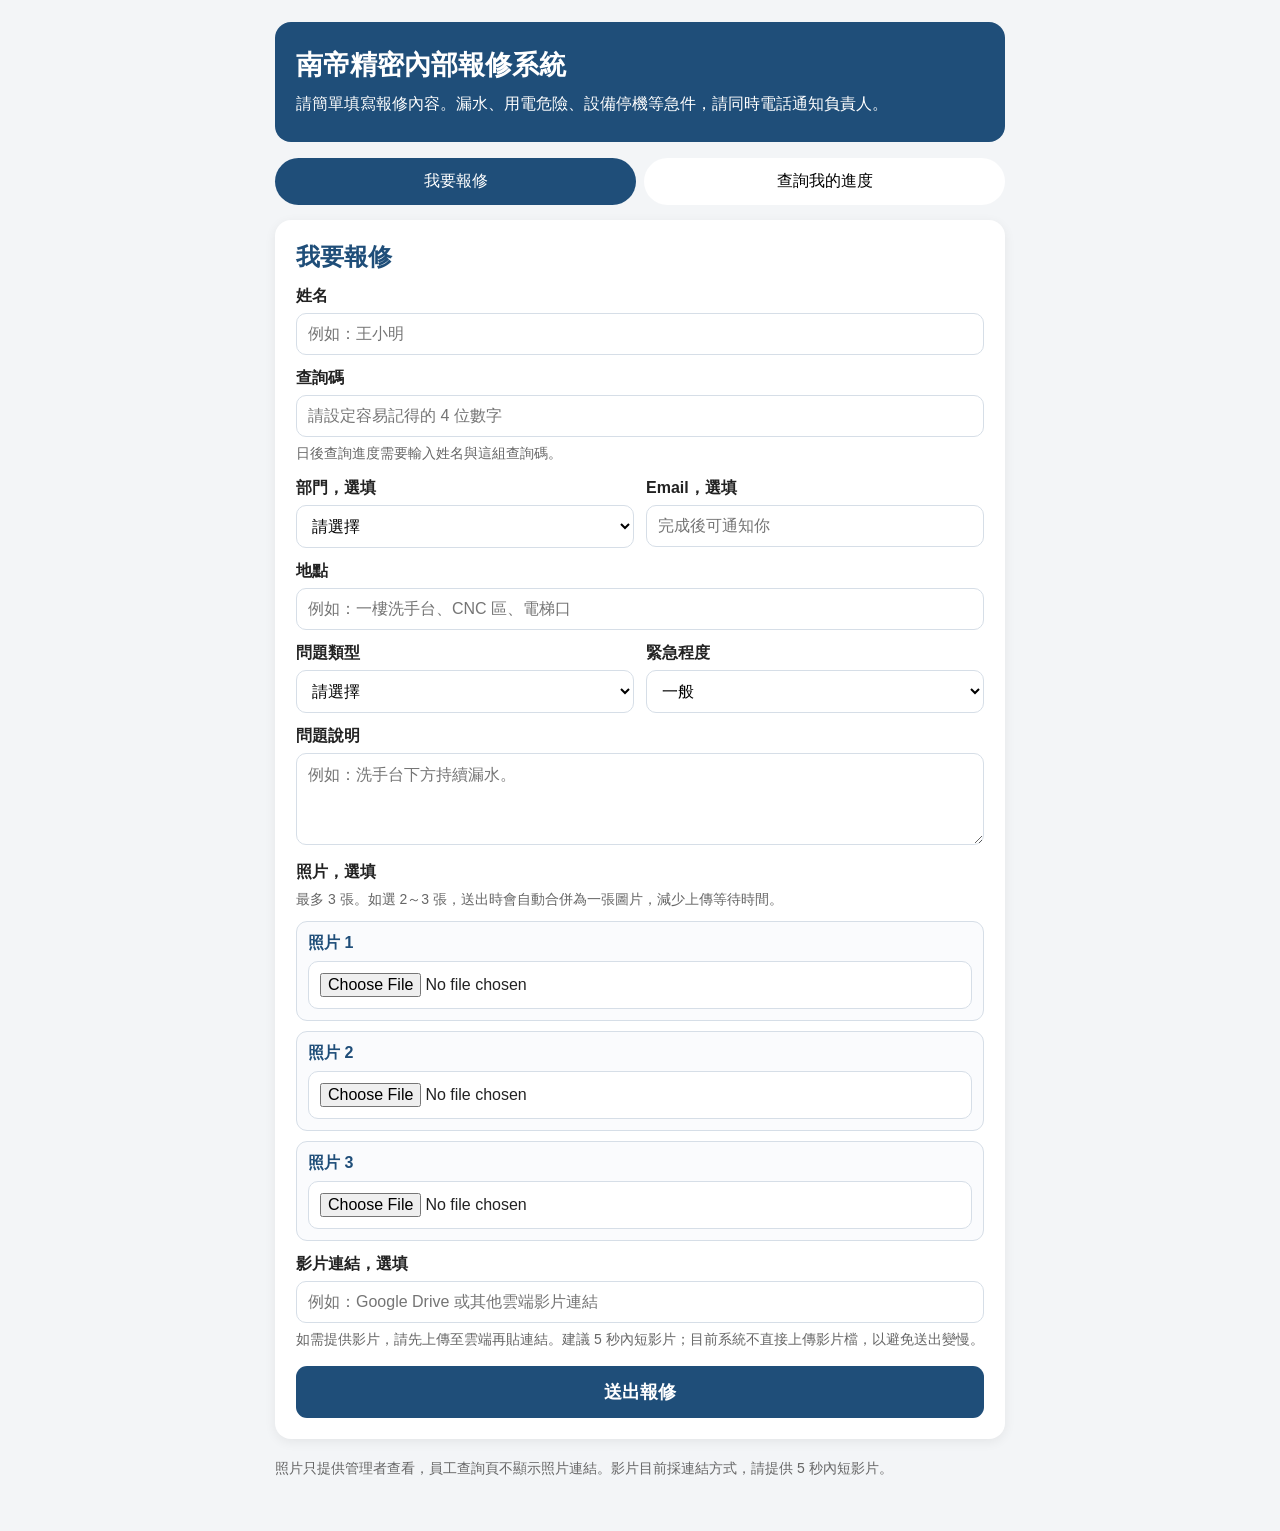
<file: apps-script/Employee.html>
<!DOCTYPE html>
<html lang="zh-Hant">
<head><base target="_top"><meta charset="UTF-8"><meta name="viewport" content="width=device-width,initial-scale=1"><title>南帝精密內部報修系統</title>
<style>
:root{--c:#1f4e79;--bg:#f3f5f7;--bd:#d6dee7;--ok:#eaf7ea;--er:#fff0f0;--nt:#fff8e1}*{box-sizing:border-box}body{margin:0;background:var(--bg);font-family:"Microsoft JhengHei",Arial;color:#222}.wrap{max-width:760px;margin:auto;padding:22px 15px 50px}.hero{background:var(--c);color:#fff;border-radius:16px;padding:25px 21px;margin-bottom:16px}.hero h1{margin:0 0 8px;font-size:27px}.hero p{margin:0;line-height:1.65}.tabs{display:flex;gap:8px;margin-bottom:15px}.tabs button{flex:1;border:0;border-radius:25px;background:#fff;padding:13px;font-size:16px}.tabs .on{background:var(--c);color:#fff}.card{background:#fff;padding:21px;border-radius:16px;margin-bottom:18px;box-shadow:0 3px 12px #0001}.card h2{margin:0 0 12px;color:var(--c)}label{display:block;font-weight:bold;margin:13px 0 6px}input,select,textarea{width:100%;font-size:16px;border:1px solid var(--bd);border-radius:10px;padding:11px;background:#fff}textarea{min-height:92px}.two{display:grid;grid-template-columns:1fr 1fr;gap:12px}.hint{font-size:14px;color:#666;line-height:1.55;margin-top:6px}.photo{border:1px solid var(--bd);background:#fafbfd;border-radius:11px;padding:11px;margin-top:10px}.photo b{display:block;color:var(--c);margin-bottom:7px}.photo img{display:none;max-width:100%;max-height:180px;margin-top:9px;border-radius:8px}.btn{width:100%;background:var(--c);border:0;color:#fff;border-radius:11px;padding:14px;margin-top:16px;font-size:18px;font-weight:bold}.btn:disabled{opacity:.6}.out{display:none;padding:13px;margin-top:14px;border-radius:10px;line-height:1.7}.ok{display:block;background:var(--ok);border-left:5px solid #39953b}.err{display:block;background:var(--er);border-left:5px solid #d33}.note{display:block;background:var(--nt);border-left:5px solid #e4a800}.hide{display:none}.case{border:1px solid var(--bd);border-radius:11px;padding:12px;margin-top:10px}.caseid{font-size:18px;color:var(--c);font-weight:bold}.tag{display:inline-block;background:#fff2cc;padding:4px 10px;border-radius:20px;font-weight:bold;margin:7px 0}.row{line-height:1.8;word-break:break-word}.foot{font-size:14px;color:#666;line-height:1.7}@media(max-width:600px){.two{grid-template-columns:1fr}.hero h1{font-size:23px}.card{padding:17px}}
</style></head>
<body><div class="wrap">
<div class="hero"><h1>南帝精密內部報修系統</h1><p>請簡單填寫報修內容。漏水、用電危險、設備停機等急件，請同時電話通知負責人。</p></div>
<div class="tabs"><button id="bc" class="on" onclick="tab('create')">我要報修</button><button id="bq" onclick="tab('query')">查詢我的進度</button></div>
<section class="card" id="create"><h2>我要報修</h2><form id="form">
<label>姓名</label><input name="name" required placeholder="例如：王小明">
<label>查詢碼</label><input name="queryCode" required inputmode="numeric" maxlength="4" pattern="[0-9]{4}" placeholder="請設定容易記得的 4 位數字"><div class="hint">日後查詢進度需要輸入姓名與這組查詢碼。</div>
<div class="two"><div><label>部門，選填</label><select name="department"><option value="">請選擇</option><option>製課</option><option>品保</option><option>倉庫</option><option>組立</option><option>前面辦公室</option><option>經營層</option><option>其它</option></select></div><div><label>Email，選填</label><input name="requesterEmail" type="email" placeholder="完成後可通知你"></div></div>
<label>地點</label><input name="location" required placeholder="例如：一樓洗手台、CNC 區、電梯口">
<div class="two"><div><label>問題類型</label><select name="category" required><option value="">請選擇</option><option>水電</option><option>設備</option><option>空調</option><option>電梯</option><option>資訊</option><option>環境</option><option>其他</option></select></div><div><label>緊急程度</label><select name="urgency"><option>一般</option><option>急件</option><option>停工／危險</option></select></div></div>
<label>問題說明</label><textarea name="description" required placeholder="例如：洗手台下方持續漏水。"></textarea>
<label>照片，選填</label><div class="hint">最多 3 張。如選 2～3 張，送出時會自動合併為一張圖片，減少上傳等待時間。</div>
<div class="photo"><b>照片 1</b><input id="f0" type="file" accept="image/*" onchange="preview(0)"><img id="p0"></div>
<div class="photo"><b>照片 2</b><input id="f1" type="file" accept="image/*" onchange="preview(1)"><img id="p1"></div>
<div class="photo"><b>照片 3</b><input id="f2" type="file" accept="image/*" onchange="preview(2)"><img id="p2"></div>
<label>影片連結，選填</label><input name="videoUrl" type="url" placeholder="例如：Google Drive 或其他雲端影片連結"><div class="hint">如需提供影片，請先上傳至雲端再貼連結。建議 5 秒內短影片；目前系統不直接上傳影片檔，以避免送出變慢。</div>
<button class="btn" id="submit" type="submit">送出報修</button></form><div id="createOut" class="out"></div></section>
<section class="card hide" id="query"><h2>查詢我的進度</h2><label>姓名</label><input id="qn" placeholder="請輸入報修時的姓名"><label>查詢碼</label><input id="qc" inputmode="numeric" maxlength="4" placeholder="請輸入 4 位數字"><button class="btn" onclick="searchCase()">查詢我的報修</button><div id="queryOut" class="out"></div></section>
<div class="foot">照片只提供管理者查看，員工查詢頁不顯示照片連結。影片目前採連結方式，請提供 5 秒內短影片。</div></div>
<script>
const MAX_ORIGINAL=20*1024*1024,TARGET_ONE=250*1024,TARGET_MERGED=330*1024,MAX_W=900,MIN_W=580;
function tab(t){document.getElementById('create').classList.toggle('hide',t!=='create');document.getElementById('query').classList.toggle('hide',t!=='query');document.getElementById('bc').classList.toggle('on',t==='create');document.getElementById('bq').classList.toggle('on',t==='query')}
function out(id,msg,cls){const x=document.getElementById(id);x.innerHTML=msg;x.className='out '+cls}
function esc(v){return String(v??'').replaceAll('&','&amp;').replaceAll('<','&lt;').replaceAll('>','&gt;').replaceAll('"','&quot;').replaceAll("'",'&#039;')}
function preview(i){const f=document.getElementById('f'+i).files[0],img=document.getElementById('p'+i);if(!f){img.style.display='none';return}img.src=URL.createObjectURL(f);img.style.display='block'}
function load(file){return new Promise((ok,no)=>{if(file.size>MAX_ORIGINAL){no(new Error('照片超過 20MB，請更換照片。'));return}const u=URL.createObjectURL(file),im=new Image();im.onload=()=>{URL.revokeObjectURL(u);ok(im)};im.onerror=()=>{URL.revokeObjectURL(u);no(new Error('無法讀取照片。'))};im.src=u})}
function size(data){return Math.round((data.length-data.indexOf(',')-1)*.75)}
function fit(img,w,maxH){let r=Math.min(1,w/img.naturalWidth,maxH/img.naturalHeight);return{w:Math.round(img.naturalWidth*r),h:Math.round(img.naturalHeight*r)}}
function encode(canvas,target){let q=.7,data=canvas.toDataURL('image/jpeg',q);while(size(data)>target&&q>.38){q-=.08;data=canvas.toDataURL('image/jpeg',q)}return data}
async function makePhoto(files){
 const imgs=await Promise.all(files.map(load));
 if(imgs.length===1){let d=drawSingle(imgs[0],900);let data=encode(d,TARGET_ONE);if(size(data)>TARGET_ONE){d=drawSingle(imgs[0],700);data=encode(d,TARGET_ONE)}return{dataUrl:data,name:'repair-photo.jpg',type:'image/jpeg'};}
 let width=MAX_W,data='';
 while(width>=MIN_W){const c=drawMerged(imgs,width);data=encode(c,TARGET_MERGED);if(size(data)<=345*1024)break;width=Math.round(width*.84)}
 if(size(data)>345*1024)throw new Error('合併後照片仍過大，請減少照片張數。');
 return{dataUrl:data,name:'repair-merged.jpg',type:'image/jpeg'};
}
function drawSingle(img,w){const d=fit(img,w,1100),c=document.createElement('canvas');c.width=d.w;c.height=d.h;c.getContext('2d').drawImage(img,0,0,d.w,d.h);return c}
function drawMerged(imgs,w){let parts=imgs.map(im=>fit(im,w,660)),h=parts.reduce((s,p)=>s+p.h+32,0)+10*(imgs.length-1),c=document.createElement('canvas'),ctx;c.width=w;c.height=h;ctx=c.getContext('2d');ctx.fillStyle='#fff';ctx.fillRect(0,0,w,h);let y=0;imgs.forEach((im,i)=>{ctx.fillStyle='#eef3f7';ctx.fillRect(0,y,w,32);ctx.fillStyle='#1f4e79';ctx.font='bold 17px Arial';ctx.fillText('Photo '+(i+1),12,y+22);y+=32;let p=parts[i],x=Math.round((w-p.w)/2);ctx.drawImage(im,x,y,p.w,p.h);y+=p.h+10});return c}
document.getElementById('form').addEventListener('submit',async function(e){e.preventDefault();const btn=document.getElementById('submit'),start=Date.now(),fd=new FormData(this),files=[0,1,2].map(i=>document.getElementById('f'+i).files[0]).filter(Boolean),videoUrl=String(fd.get('videoUrl')||'').trim();if(videoUrl&&!/^https?:\/\//i.test(videoUrl)){out('createOut','影片連結請以 http:// 或 https:// 開頭。','err');return}btn.disabled=true;btn.textContent='送出中…';try{let photos=[];if(files.length){out('createOut',files.length>1?'正在合併照片並送出，請稍候…':'正在處理照片並送出，請稍候…','note');photos=[await makePhoto(files)]}else out('createOut','正在建立報修資料，請稍候…','note');const payload={name:fd.get('name'),queryCode:fd.get('queryCode'),department:fd.get('department'),requesterEmail:fd.get('requesterEmail'),location:fd.get('location'),category:fd.get('category'),urgency:fd.get('urgency'),description:fd.get('description'),videoUrl:videoUrl,photos};google.script.run.withSuccessHandler(res=>{const sec=((Date.now()-start)/1000).toFixed(1),photoText=files.length>1?'已收到 '+files.length+' 張照片（合併為一張上傳）':'已收到照片：'+res.photoCount+' 張';out('createOut','<strong>報修已成功建立。</strong><br>報修編號：<strong>'+esc(res.caseId)+'</strong><br>'+photoText+'<br><span class="hint">此次送出約 '+sec+' 秒</span>','ok');document.getElementById('form').reset();[0,1,2].forEach(i=>document.getElementById('p'+i).style.display='none');btn.disabled=false;btn.textContent='送出報修'}).withFailureHandler(err=>{out('createOut','送出失敗：'+esc(err.message||'請稍後再試。'),'err');btn.disabled=false;btn.textContent='送出報修'}).employeeSubmitRepair(payload)}catch(err){out('createOut','送出失敗：'+esc(err.message),'err');btn.disabled=false;btn.textContent='送出報修'}});
function searchCase(){const n=document.getElementById('qn').value.trim(),c=document.getElementById('qc').value.trim();if(!n||!/^\d{4}$/.test(c)){out('queryOut','請輸入姓名與 4 位數字查詢碼。','err');return}out('queryOut','查詢中…','note');google.script.run.withSuccessHandler(render).withFailureHandler(e=>out('queryOut','查詢失敗：'+esc(e.message),'err')).employeeQueryRepairs(n,c)}
function render(data){if(!data.results.length){out('queryOut','查無符合的報修資料。','err');return}let h='<strong>找到您的 '+data.count+' 筆報修資料</strong>';data.results.forEach(x=>{let video=x['影片連結']?'<br>影片：<a href="'+esc(x['影片連結'])+'" target="_blank" rel="noopener">開啟影片連結</a>':'';h+='<div class="case"><div class="caseid">'+esc(x['報修編號'])+'</div><div class="tag">'+esc(x['狀態']||'待處理')+'</div><div class="row">日期：'+esc(x['建立時間'])+'<br>地點：'+esc(x['地點'])+'<br>問題：'+esc(x['問題說明'])+video+'<br>預定完成日：'+esc(x['預定完成日']||'-')+'<br>備註：'+esc(x['備註']||'-')+'</div></div>'});out('queryOut',h,'ok')}
</script></body></html>
</file>
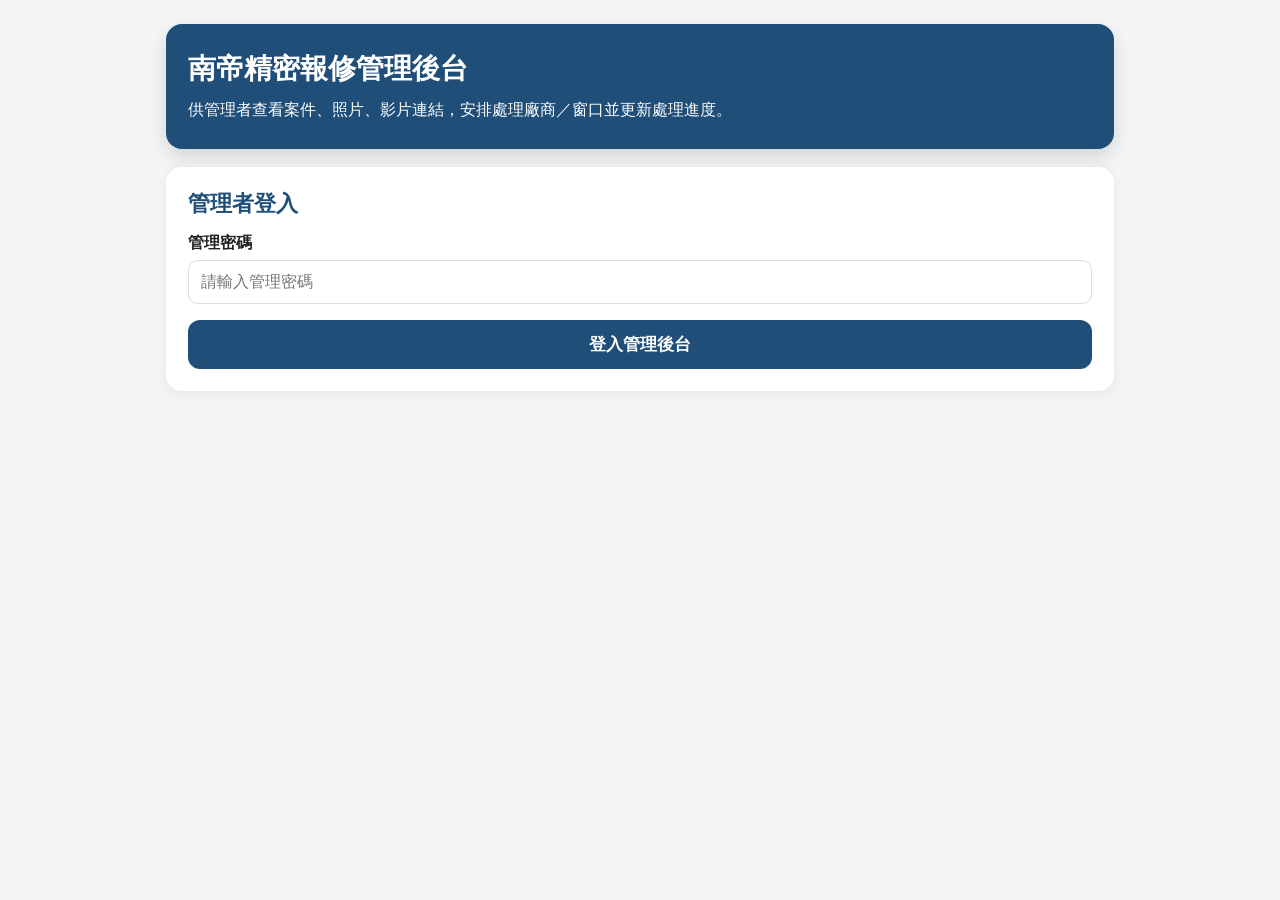
<file: apps/報修系統/src/Admin.html>
<!DOCTYPE html>
<html lang="zh-Hant">
<head>
  <base target="_top">
  <meta charset="UTF-8">
  <meta name="viewport" content="width=device-width, initial-scale=1.0">
  <title>南帝精密報修管理後台</title>
  <style>
    :root{--main:#1f4e79;--bg:#f3f5f7;--border:#d6dee7;--good:#eaf7ea;--bad:#fff0f0;--warn:#fff8e1}
    *{box-sizing:border-box}body{margin:0;font-family:"Microsoft JhengHei",Arial,sans-serif;background:var(--bg);color:#222}
    .wrap{max-width:980px;margin:0 auto;padding:24px 16px 60px}.hero{background:var(--main);color:#fff;padding:26px 22px;border-radius:16px;margin-bottom:18px;box-shadow:0 8px 20px #0002}.hero h1{margin:0 0 8px;font-size:28px}.hero p{margin:0;line-height:1.7}
    .card{background:#fff;border-radius:16px;padding:22px;box-shadow:0 3px 14px #0001;margin-bottom:18px}.card h2{margin:0 0 14px;color:var(--main);font-size:22px}.hidden{display:none!important}
    label{display:block;font-weight:bold;margin:14px 0 6px}input,select,textarea{width:100%;border:1px solid var(--border);border-radius:10px;padding:12px;font-size:16px;background:#fff}textarea{min-height:90px;resize:vertical}.grid2{display:grid;grid-template-columns:1fr 1fr;gap:12px}.hint{color:#666;font-size:14px;line-height:1.6;margin-top:6px}
    .btn{width:100%;margin-top:16px;border:0;border-radius:12px;padding:13px 18px;color:#fff;background:var(--main);font-size:17px;font-weight:bold;cursor:pointer}.btn.secondary{background:#555}.btn:disabled{opacity:.6;cursor:not-allowed}.inline-btn{width:auto;margin:8px 8px 0 0;padding:9px 13px;font-size:14px;border-radius:9px}.purple{background:#7052a0}.green{background:#3c7d40}.danger{background:#a63c3c}
    .result{display:none;margin-top:14px;padding:12px;border-radius:10px;line-height:1.7;background:#eef6ff}.success{display:block;background:var(--good);border-left:5px solid #3c9d40}.error{display:block;background:var(--bad);border-left:5px solid #d33}.notice{display:block;background:var(--warn);border-left:5px solid #f6b400}
    .toolbar{display:flex;gap:12px;align-items:flex-start;flex-wrap:wrap}.toolbar>div{flex:1;min-width:220px}.toolbar .actions{display:flex;gap:8px}.toolbar .actions .btn{margin-top:0}.checks{display:flex;gap:10px;flex-wrap:wrap;background:#f7f8fa;border:1px solid var(--border);border-radius:12px;padding:10px}.checks label{display:inline-flex;align-items:center;gap:5px;margin:0;font-weight:normal}.checks input{width:auto}
    .stats-grid{display:grid;grid-template-columns:repeat(4,1fr);gap:10px;margin-top:14px}.stat{border:1px solid var(--border);border-radius:12px;padding:11px;background:#fff}.stat-num{font-size:25px;font-weight:bold;color:var(--main)}
    .repair{border:1px solid var(--border);background:#fff;border-radius:12px;padding:14px;margin-top:12px}.repair.urgent{border-left:5px solid #d33;background:#fff4f4}.repair-id{font-weight:bold;color:var(--main);font-size:18px;margin-bottom:7px}.status{display:inline-block;border-radius:999px;padding:4px 10px;font-weight:bold;background:#eee;margin-bottom:6px}.待處理{background:#fff2cc}.處理中{background:#d9eaf7}.暫緩{background:#eadcf8}.已完成{background:#d9ead3}.row{line-height:1.8;word-break:break-word}.selected{margin-top:14px;background:var(--warn);border-left:5px solid #f6b400;border-radius:10px;padding:12px;line-height:1.7}.quick{margin-top:14px;background:#f7f8fa;border:1px solid var(--border);padding:12px;border-radius:12px}.quick strong{color:var(--main)}
    .photo-modal{position:fixed;inset:0;background:#000b;display:flex;align-items:center;justify-content:center;padding:20px;z-index:99}.photo-box{background:#fff;border-radius:14px;padding:14px;max-width:92vw;max-height:92vh}.photo-box img{display:block;max-width:85vw;max-height:76vh;margin:auto}.photo-box .btn{margin-top:10px}
    .top-actions{display:flex;justify-content:flex-end;margin-bottom:10px}.logout{width:auto;margin:0;background:#555;padding:9px 14px;font-size:14px}.delete-box{margin-top:14px;border:1px solid #e5b0b0;background:#fff7f7;border-radius:12px;padding:12px}
    .analysis-panel{margin-top:18px;border-top:2px solid #dce6ef;padding-top:18px}.analysis-tools{display:grid;grid-template-columns:repeat(3,minmax(160px,1fr));gap:10px}.analysis-tools label{margin-top:0}.table-wrap{overflow:auto;border:1px solid var(--border);border-radius:12px;margin-top:12px;max-height:560px}table{width:100%;border-collapse:collapse;min-width:1080px;background:#fff}th,td{padding:9px 8px;border-bottom:1px solid #e5e9ed;text-align:left;vertical-align:top;font-size:14px}th{position:sticky;top:0;background:#eaf2f8;color:#173d5f;z-index:2;white-space:nowrap}.group-row td{background:#dceaf5!important;font-weight:bold;color:#173d5f}.check-cell{width:44px;text-align:center}.check-cell input{width:auto}.small{font-size:13px;color:#666}.urgent-text{color:#b42318;font-weight:bold}.mini{border:0;border-radius:7px;padding:6px 9px;cursor:pointer;background:var(--main);color:#fff;font-size:13px}.batch-box{margin-top:16px;padding:14px;border:1px solid #bfd0de;border-radius:12px;background:#f5f9fc}.batch-head{display:flex;justify-content:space-between;align-items:center;gap:10px;flex-wrap:wrap}.batch-count{font-weight:bold;color:var(--main)}.batch-actions{display:flex;gap:8px;flex-wrap:wrap}.batch-actions .btn{width:auto;margin-top:8px}.analysis-summary{margin-top:10px;font-weight:bold;color:#38566f}
    a{color:var(--main);font-weight:bold}@media(max-width:700px){.hero h1{font-size:23px}.card{padding:17px}.grid2,.stats-grid{grid-template-columns:1fr}.toolbar .actions{display:block}.toolbar .actions .btn{margin-top:10px}}
  </style>
</head>
<body>
<div class="wrap">
  <div class="hero"><h1>南帝精密報修管理後台</h1><p>供管理者查看案件、照片、影片連結，安排處理廠商／窗口並更新處理進度。</p></div>
  <section id="loginCard" class="card">
    <h2>管理者登入</h2>
    <label>管理密碼</label><input id="password" type="password" placeholder="請輸入管理密碼" autocomplete="current-password">
    <button id="loginBtn" class="btn" onclick="login()">登入管理後台</button>
    <div id="loginResult" class="result"></div>
  </section>
  <section id="dashboard" class="card hidden">
    <div class="top-actions"><button class="btn logout" onclick="logout()">登出</button></div>
    <h2>案件查詢與處理</h2>
    <div class="toolbar">
      <div><label>案件狀態，可多選</label>
        <div class="checks">
          <label><input type="checkbox" name="filterStatus" value="待處理" checked>待處理</label>
          <label><input type="checkbox" name="filterStatus" value="處理中" checked>處理中</label>
          <label><input type="checkbox" name="filterStatus" value="暫緩">暫緩</label>
          <label><input type="checkbox" name="filterStatus" value="已完成">已完成</label>
          <label><input type="checkbox" id="allStatus" value="全部" onchange="toggleAllStatus()">全部</label>
        </div>
        <div class="hint">預設顯示「待處理＋處理中」，方便看尚未結案案件。</div>
      </div>
      <div class="actions"><button class="btn" onclick="loadCases()">列出案件</button><button id="analysisBtn" class="btn" onclick="toggleAnalysis()">案件整理／統計</button></div>
    </div>
    <div id="analysisPanel" class="analysis-panel hidden">
      <h3>案件整理／統計</h3>
      <div class="hint">可像 Excel 一樣篩選、排序、依廠商或地點歸類，再勾選多筆案件統一叫修。</div>
      <div id="statsResult" class="result"></div>

      <div class="analysis-tools">
        <div><label>案件狀態</label><select id="aStatus" onchange="renderAnalysis()"><option value="open">未結案</option><option value="">全部</option><option>待處理</option><option>處理中</option><option>暫緩</option><option>已完成</option></select></div>
        <div><label>處理廠商／窗口</label><select id="aOwner" onchange="renderAnalysis()"><option value="">全部</option></select></div>
        <div><label>報修地點</label><select id="aLocation" onchange="renderAnalysis()"><option value="">全部</option></select></div>
        <div><label>問題類型</label><select id="aCategory" onchange="renderAnalysis()"><option value="">全部</option></select></div>
        <div><label>緊急程度</label><select id="aUrgency" onchange="renderAnalysis()"><option value="">全部</option><option>一般</option><option>急件</option><option>停工／危險</option></select></div>
        <div><label>關鍵字搜尋</label><input id="aSearch" type="search" placeholder="編號、姓名、地點、問題、廠商" oninput="renderAnalysis()"></div>
        <div><label>歸類方式</label><select id="aGroup" onchange="renderAnalysis()"><option value="">不分組</option><option value="owner">依處理廠商／窗口</option><option value="location">依報修地點</option><option value="category">依問題類型</option><option value="status">依案件狀態</option></select></div>
        <div><label>排序欄位</label><select id="aSort" onchange="renderAnalysis()"><option value="建立時間">建立時間</option><option value="狀態">狀態</option><option value="負責人">處理廠商／窗口</option><option value="地點">報修地點</option><option value="問題類型">問題類型</option><option value="預定完成日">預定完成日</option></select></div>
        <div><label>排序方向</label><select id="aDir" onchange="renderAnalysis()"><option value="-1">新到舊／Z→A</option><option value="1">舊到新／A→Z</option></select></div>
      </div>

      <div class="batch-actions">
        <button class="btn inline-btn" onclick="selectAllFiltered(true)">勾選目前篩選結果</button>
        <button class="btn inline-btn secondary" onclick="selectAllFiltered(false)">清除勾選</button>
      </div>
      <div id="analysisSummary" class="analysis-summary"></div>

      <div class="table-wrap">
        <table>
          <thead><tr><th class="check-cell">選取</th><th>報修編號</th><th>狀態</th><th>處理廠商／窗口</th><th>報修地點</th><th>問題類型</th><th>緊急</th><th>建立時間</th><th>問題</th><th>預定完成日</th><th>操作</th></tr></thead>
          <tbody id="analysisBody"></tbody>
        </table>
      </div>

      <div class="batch-box">
        <div class="batch-head"><strong>統一叫修／批次處理</strong><span id="batchCount" class="batch-count">已勾選 0 件</span></div>
        <div class="hint">空白欄位代表不更改；批次備註會加在原本備註後面，不會覆蓋原資料。</div>
        <div class="grid2">
          <div><label>狀態</label><select id="batchStatus"><option value="">不更改</option><option>待處理</option><option>處理中</option><option>暫緩</option><option>已完成</option></select></div>
          <div><label>處理廠商／窗口</label><input id="batchOwner" list="vendorOptions" placeholder="例如：水電廠商"></div>
          <div><label>預定完成日</label><input id="batchDueDate" type="date"></div>
        </div>
        <label>批次備註</label><textarea id="batchNote" placeholder="例如：已統一通知水電廠商安排處理。"></textarea>
        <button id="batchBtn" class="btn" onclick="batchUpdate()">套用至已勾選案件</button>
        <div id="batchResult" class="result"></div>
      </div>
    </div>
    <div id="listResult" class="result"></div>
    <div id="selectedInfo" class="selected hidden"></div>
    <div id="editArea" class="hidden">
      <label>報修編號</label><input id="caseId" type="text" readonly>
      <label>狀態</label><select id="status"><option>待處理</option><option>處理中</option><option>暫緩</option><option>已完成</option></select>
      <div class="quick"><strong>一鍵更新狀態</strong><div class="hint">處理中與已完成需填「處理廠商／窗口」；暫緩與已完成需填備註。</div><button class="btn inline-btn" onclick="quickUpdate('處理中')">改為處理中</button><button class="btn inline-btn purple" onclick="quickUpdate('暫緩')">改為暫緩</button><button class="btn inline-btn green" onclick="quickUpdate('已完成')">改為已完成</button></div>
      <div class="grid2"><div><label>處理廠商／窗口</label><input id="owner" list="vendorOptions" type="text" placeholder="可選擇，也可直接輸入"><datalist id="vendorOptions"><option value="水電廠商"><option value="冷氣廠商"><option value="電梯廠商"><option value="資訊廠商"><option value="內部處理"><option value="其他"></datalist><div class="hint">廠商不多，所以不建立基本檔；特殊情況可直接輸入或寫在備註。</div></div><div><label>預定完成日</label><input id="dueDate" type="date"></div></div>
      <label>備註</label><textarea id="note" placeholder="例如：已通知水電廠商，預計明天下午處理。"></textarea>
      <button id="updateBtn" class="btn secondary" onclick="updateCase()">更新案件</button>
      <div class="delete-box"><strong>測試資料清理</strong><div class="hint">僅用於刪除測試案件。刪除後會同步將此案件照片移至 Google Drive 垃圾桶。</div><button class="btn inline-btn danger" onclick="deleteTestCase()">刪除測試案件</button></div>
      <div id="updateResult" class="result"></div>
    </div>
  </section>
</div>
<div id="photoModal" class="photo-modal hidden"><div class="photo-box"><img id="photoImg" alt="案件照片"><button class="btn secondary" onclick="closePhoto()">關閉照片</button></div></div>
<script>
let token='';let cases=[];let analysisCases=[];let analysisView=[];let selectedIds=new Set();let analysisLoaded=false;
function box(id,msg,type){const b=document.getElementById(id);b.textContent=msg;b.className='result '+type;}
function hide(id){document.getElementById(id).classList.add('hidden')}
function show(id){document.getElementById(id).classList.remove('hidden')}
function escapeHtml(t){return String(t??'').replaceAll('&','&amp;').replaceAll('<','&lt;').replaceAll('>','&gt;').replaceAll('"','&quot;').replaceAll("'",'&#039;')}
function safeUrl(u){u=String(u||'').trim();return /^https?:\/\//i.test(u)?u:''}
function login(){const pw=document.getElementById('password').value,btn=document.getElementById('loginBtn');if(!pw){box('loginResult','請輸入管理密碼。','error');return}btn.disabled=true;btn.textContent='登入中…';google.script.run.withSuccessHandler(function(res){btn.disabled=false;btn.textContent='登入管理後台';if(!res.success){box('loginResult',res.message,'error');return}token=res.token;hide('loginCard');show('dashboard');hide('analysisPanel');document.getElementById('analysisBtn').textContent='案件整理／統計';loadCases();}).withFailureHandler(function(err){btn.disabled=false;btn.textContent='登入管理後台';box('loginResult',err.message||'登入失敗。','error');}).adminLogin(pw)}
function logout(){google.script.run.adminLogout(token);token='';cases=[];analysisCases=[];analysisView=[];selectedIds.clear();analysisLoaded=false;hide('analysisPanel');document.getElementById('analysisBtn').textContent='案件整理／統計';hide('dashboard');show('loginCard');document.getElementById('password').value='';box('loginResult','已登出管理後台。','notice')}
function fail(id,err){box(id,err.message||'操作失敗，請重新登入再試。','error')}
function toggleAllStatus(){const all=document.getElementById('allStatus').checked;document.querySelectorAll('input[name="filterStatus"]').forEach(cb=>cb.checked=false);}
function selectedStatuses(){if(document.getElementById('allStatus').checked)return ['全部'];const arr=[...document.querySelectorAll('input[name="filterStatus"]:checked')].map(cb=>cb.value);return arr.length?arr:['待處理','處理中']}
function statusLabel(){const arr=selectedStatuses();return arr.indexOf('全部')>=0?'全部':arr.join('＋')}
function toggleAnalysis(){
  const panel=document.getElementById('analysisPanel'),btn=document.getElementById('analysisBtn');
  if(!panel.classList.contains('hidden')){hide('analysisPanel');btn.textContent='案件整理／統計';return}
  show('analysisPanel');btn.textContent='隱藏案件整理';
  if(!analysisLoaded)loadAnalysis();else renderAnalysis()
}
function loadStats(){
  google.script.run.withSuccessHandler(function(res){
    let html='<strong>快速統計</strong><div class="stats-grid">';
    ['全部','待處理','處理中','暫緩','已完成','逾期','本月新增','平均完成天數'].forEach(function(k){html+='<div class="stat"><div>'+k+'</div><div class="stat-num">'+escapeHtml(res.stats[k]??0)+'</div></div>'});
    html+='</div>';const b=document.getElementById('statsResult');b.innerHTML=html;b.className='result success';
  }).withFailureHandler(function(err){fail('statsResult',err)}).adminGetStats(token)
}
function loadAnalysis(){
  box('statsResult','統計與案件資料讀取中…','notice');loadStats();
  google.script.run.withSuccessHandler(function(res){
    analysisCases=res.results||[];analysisLoaded=true;buildAnalysisOptions();renderAnalysis();
  }).withFailureHandler(function(err){fail('statsResult',err)}).adminListRepairs(token,['全部'])
}
function uniqueValues(key){return [...new Set(analysisCases.map(function(x){return String(x[key]||'').trim()}).filter(Boolean))].sort(function(a,b){return a.localeCompare(b,'zh-Hant')})}
function fillSelect(id,values){
  const sel=document.getElementById(id),old=sel.value;
  sel.innerHTML='<option value="">全部</option>'+values.map(function(v){return '<option value="'+escapeHtml(v)+'">'+escapeHtml(v)+'</option>'}).join('');
  if(values.indexOf(old)>=0)sel.value=old
}
function buildAnalysisOptions(){fillSelect('aOwner',uniqueValues('負責人'));fillSelect('aLocation',uniqueValues('地點'));fillSelect('aCategory',uniqueValues('問題類型'))}
function getAnalysisFiltered(){
  const st=document.getElementById('aStatus').value,owner=document.getElementById('aOwner').value,loc=document.getElementById('aLocation').value,cat=document.getElementById('aCategory').value,urg=document.getElementById('aUrgency').value,q=document.getElementById('aSearch').value.trim().toLowerCase();
  let arr=analysisCases.filter(function(x){
    const status=String(x['狀態']||'待處理');
    if(st==='open'&&['待處理','處理中','暫緩'].indexOf(status)<0)return false;
    if(st&&st!=='open'&&status!==st)return false;
    if(owner&&String(x['負責人']||'')!==owner)return false;
    if(loc&&String(x['地點']||'')!==loc)return false;
    if(cat&&String(x['問題類型']||'')!==cat)return false;
    if(urg&&String(x['緊急程度']||'一般')!==urg)return false;
    if(q){const hay=[x['報修編號'],x['姓名'],x['部門'],x['負責人'],x['地點'],x['問題類型'],x['問題說明'],x['備註']].join(' ').toLowerCase();if(hay.indexOf(q)<0)return false}
    return true
  });
  const key=document.getElementById('aSort').value,dir=Number(document.getElementById('aDir').value||-1);
  arr.sort(function(a,b){return String(a[key]||'').localeCompare(String(b[key]||''),'zh-Hant',{numeric:true})*dir});
  return arr
}
function analysisGroupValue(item,group){
  if(group==='owner')return String(item['負責人']||'').trim()||'尚未指定廠商／窗口';
  if(group==='location')return String(item['地點']||'').trim()||'未填地點';
  if(group==='category')return String(item['問題類型']||'').trim()||'未分類';
  if(group==='status')return String(item['狀態']||'待處理');
  return ''
}
function analysisRowHtml(item,index){
  const id=String(item['報修編號']||''),checked=selectedIds.has(id)?' checked':'',urgent=item['緊急程度']==='急件'||item['緊急程度']==='停工／危險';
  return '<tr><td class="check-cell"><input type="checkbox" data-index="'+index+'" onchange="toggleSelected(this)"'+checked+'></td>'+
    '<td><strong>'+escapeHtml(id)+'</strong><div class="small">'+escapeHtml(item['姓名']||'')+'</div></td>'+
    '<td>'+escapeHtml(item['狀態']||'待處理')+'</td><td>'+escapeHtml(item['負責人']||'尚未指定')+'</td><td>'+escapeHtml(item['地點']||'')+'</td><td>'+escapeHtml(item['問題類型']||'')+'</td>'+
    '<td class="'+(urgent?'urgent-text':'')+'">'+escapeHtml(item['緊急程度']||'一般')+'</td><td>'+escapeHtml(item['建立時間']||'')+'</td><td>'+escapeHtml(item['問題說明']||'')+'</td><td>'+escapeHtml(item['預定完成日']||'-')+'</td>'+
    '<td><button class="mini" onclick="selectAnalysisRow('+index+')">處理</button></td></tr>'
}
function renderAnalysis(){
  if(!analysisLoaded)return;
  analysisView=getAnalysisFiltered();
  const group=document.getElementById('aGroup').value;
  let html='';
  if(group){
    const groups={};analysisView.forEach(function(item){const g=analysisGroupValue(item,group);if(!groups[g])groups[g]=[];groups[g].push(item)});
    Object.keys(groups).sort(function(a,b){return a.localeCompare(b,'zh-Hant',{numeric:true})}).forEach(function(g){
      html+='<tr class="group-row"><td colspan="11">'+escapeHtml(g)+'（'+groups[g].length+' 件）</td></tr>';
      groups[g].forEach(function(item){html+=analysisRowHtml(item,analysisView.indexOf(item))})
    })
  }else analysisView.forEach(function(item,index){html+=analysisRowHtml(item,index)});
  if(!analysisView.length)html='<tr><td colspan="11">目前沒有符合篩選條件的案件。</td></tr>';
  document.getElementById('analysisBody').innerHTML=html;
  document.getElementById('analysisSummary').textContent='目前顯示 '+analysisView.length+' 件；已勾選 '+selectedIds.size+' 件。';
  updateBatchCount()
}
function toggleSelected(cb){
  const item=analysisView[Number(cb.dataset.index)];if(!item)return;
  const id=String(item['報修編號']||'');if(cb.checked)selectedIds.add(id);else selectedIds.delete(id);
  document.getElementById('analysisSummary').textContent='目前顯示 '+analysisView.length+' 件；已勾選 '+selectedIds.size+' 件。';updateBatchCount()
}
function selectAllFiltered(on){getAnalysisFiltered().forEach(function(x){const id=String(x['報修編號']||'');if(on)selectedIds.add(id);else selectedIds.delete(id)});renderAnalysis()}
function updateBatchCount(){document.getElementById('batchCount').textContent='已勾選 '+selectedIds.size+' 件'}
function selectAnalysisRow(index){const item=analysisView[index];if(item)selectItem(item)}
function batchUpdate(){
  const ids=[...selectedIds];if(!ids.length){box('batchResult','請先勾選至少一件案件。','error');return}
  const payload={caseIds:ids,status:document.getElementById('batchStatus').value,owner:document.getElementById('batchOwner').value.trim(),dueDate:document.getElementById('batchDueDate').value,note:document.getElementById('batchNote').value.trim()};
  if(!payload.status&&!payload.owner&&!payload.dueDate&&!payload.note){box('batchResult','請至少填一項要批次更新的內容。','error');return}
  if(!confirm('確定要將設定套用到 '+ids.length+' 件案件嗎？'))return;
  const btn=document.getElementById('batchBtn');btn.disabled=true;btn.textContent='批次更新中…';
  google.script.run.withSuccessHandler(function(res){
    btn.disabled=false;btn.textContent='套用至已勾選案件';box('batchResult',res.message||'批次更新完成。','success');selectedIds.clear();
    document.getElementById('batchStatus').value='';document.getElementById('batchOwner').value='';document.getElementById('batchDueDate').value='';document.getElementById('batchNote').value='';
    analysisLoaded=false;loadCases();loadAnalysis();
  }).withFailureHandler(function(err){btn.disabled=false;btn.textContent='套用至已勾選案件';fail('batchResult',err)}).adminBatchUpdateRepairs(token,payload)
}
function loadCases(){const statuses=selectedStatuses();hide('selectedInfo');hide('editArea');box('listResult','案件讀取中…','notice');google.script.run.withSuccessHandler(function(res){cases=res.results||[];if(!cases.length){box('listResult','目前沒有符合條件的案件。','success');return}let html='<strong>'+escapeHtml(statusLabel())+'：'+res.count+' 筆</strong>';cases.forEach(function(item,i){const urgent=item['緊急程度']==='急件'||item['緊急程度']==='停工／危險'?' urgent':'';const video=safeUrl(item['影片連結']);html+='<div class="repair'+urgent+'"><div class="repair-id">'+escapeHtml(item['報修編號'])+'</div><div class="status '+escapeHtml(item['狀態']||'待處理')+'">'+escapeHtml(item['狀態']||'待處理')+'</div><div class="row"><strong>時間：</strong>'+escapeHtml(item['建立時間'])+'</div><div class="row"><strong>報修人：</strong>'+escapeHtml(item['姓名'])+'　'+escapeHtml(item['部門']||'')+'</div><div class="row"><strong>地點：</strong>'+escapeHtml(item['地點'])+'</div><div class="row"><strong>類型／緊急：</strong>'+escapeHtml(item['問題類型'])+'／'+escapeHtml(item['緊急程度']||'一般')+'</div><div class="row"><strong>問題：</strong>'+escapeHtml(item['問題說明'])+'</div>';if(video){html+='<div class="row"><strong>影片：</strong><a href="'+escapeHtml(video)+'" target="_blank" rel="noopener">開啟影片連結</a></div>'}html+='<div class="row"><strong>處理廠商／窗口：</strong>'+escapeHtml(item['負責人']||'-')+'</div><div class="row"><strong>預定完成日：</strong>'+escapeHtml(item['預定完成日']||'-')+'</div><div class="row"><strong>備註：</strong>'+escapeHtml(item['備註']||'-')+'</div>';for(let n=1;n<=Number(item['照片數']||0);n++){html+='<button type="button" class="btn inline-btn" onclick="openPhoto('+i+','+n+')">查看照片 '+n+'</button>'}html+='<button type="button" class="btn inline-btn secondary" onclick="selectCase('+i+')">選擇此案件</button></div>'});const b=document.getElementById('listResult');b.innerHTML=html;b.className='result success';}).withFailureHandler(function(err){fail('listResult',err)}).adminListRepairs(token,statuses)}
function selectCase(index){const item=cases[index];if(item)selectItem(item)}
function selectItem(item){
  const oldStatus=item['狀態']||'待處理',nextStatus=oldStatus==='待處理'?'處理中':oldStatus;
  document.getElementById('caseId').value=item['報修編號']||'';document.getElementById('status').value=nextStatus;document.getElementById('owner').value=item['負責人']||'';document.getElementById('dueDate').value=toDate(item['預定完成日']);document.getElementById('note').value=item['備註']||'';
  const x=document.getElementById('selectedInfo');x.innerHTML='<strong>已選擇案件：</strong>'+escapeHtml(item['報修編號'])+'<br><strong>地點：</strong>'+escapeHtml(item['地點'])+'<br><strong>問題：</strong>'+escapeHtml(item['問題說明'])+'<br><strong>原狀態：</strong>'+escapeHtml(oldStatus)+'　→　<strong>預備狀態：</strong>'+escapeHtml(nextStatus);
  show('selectedInfo');show('editArea');document.getElementById('selectedInfo').scrollIntoView({behavior:'smooth',block:'center'})
}
function toDate(v){const m=String(v||'').match(/^(\d{4})[\/-](\d{1,2})[\/-](\d{1,2})/);return m?m[1]+'-'+String(m[2]).padStart(2,'0')+'-'+String(m[3]).padStart(2,'0'):''}
function quickUpdate(st){if(!document.getElementById('caseId').value){box('updateResult','請先選擇案件。','error');return}document.getElementById('status').value=st;if(st==='已完成'&&!document.getElementById('note').value)document.getElementById('note').value='已完成處理。';updateCase()}
function updateCase(){const payload={caseId:document.getElementById('caseId').value,status:document.getElementById('status').value,owner:document.getElementById('owner').value,dueDate:document.getElementById('dueDate').value,note:document.getElementById('note').value};const btn=document.getElementById('updateBtn');btn.disabled=true;btn.textContent='更新中…';google.script.run.withSuccessHandler(function(res){btn.disabled=false;btn.textContent='更新案件';box('updateResult',res.message||'案件已更新。','success');loadCases();if(!document.getElementById('analysisPanel').classList.contains('hidden')){analysisLoaded=false;loadAnalysis();}}).withFailureHandler(function(err){btn.disabled=false;btn.textContent='更新案件';fail('updateResult',err)}).adminUpdateRepair(token,payload)}
function deleteTestCase(){const caseId=document.getElementById('caseId').value;if(!caseId){box('updateResult','請先選擇要刪除的測試案件。','error');return}const ok=confirm('確定要刪除測試案件 '+caseId+' 嗎？\n此動作會刪除 Google Sheet 該列資料，並將照片移到 Google Drive 垃圾桶。');if(!ok)return;const text=prompt('請輸入「刪除」或 DELETE 以確認刪除測試案件：');if(text===null)return;google.script.run.withSuccessHandler(function(res){box('updateResult',res.message||'測試案件已刪除。','success');hide('selectedInfo');hide('editArea');selectedIds.delete(caseId);loadCases();if(!document.getElementById('analysisPanel').classList.contains('hidden')){analysisLoaded=false;loadAnalysis();}}).withFailureHandler(function(err){fail('updateResult',err)}).adminDeleteTestRepair(token,caseId,text)}
function openPhoto(index,number){const item=cases[index];if(!item)return;google.script.run.withSuccessHandler(function(res){if(!res.success){alert(res.message);return}document.getElementById('photoImg').src=res.dataUrl;show('photoModal')}).withFailureHandler(function(err){alert(err.message||'照片讀取失敗')}).adminGetPhoto(token,item['報修編號'],number)}
function closePhoto(){document.getElementById('photoImg').src='';hide('photoModal')}
</script>
</body>
</html>
</file>
<file: employee-style.css>
:root{--main:#1f4e79;--bg:#f3f5f7;--border:#d6dee7;--good:#eaf7ea;--bad:#fff0f0}*{box-sizing:border-box}body{margin:0;font-family:"Microsoft JhengHei",Arial,sans-serif;background:var(--bg);color:#222}.wrap{max-width:760px;margin:0 auto;padding:24px 16px 60px}.hero{background:var(--main);color:#fff;padding:28px 22px;border-radius:16px;margin-bottom:18px;box-shadow:0 8px 20px #0002}.hero h1{margin:0 0 8px;font-size:28px}.hero p{margin:0;line-height:1.7}.tabs{display:flex;gap:8px;margin-bottom:16px}.tab-btn{flex:1;border:0;padding:13px 16px;border-radius:999px;background:#fff;cursor:pointer;font-size:16px;box-shadow:0 2px 8px #0001}.tab-btn.active{background:var(--main);color:#fff}.card{background:#fff;border-radius:16px;padding:22px;box-shadow:0 3px 14px #0001;margin-bottom:18px}.card h2{margin:0 0 14px;font-size:22px;color:var(--main)}label{display:block;font-weight:bold;margin:14px 0 6px}input,select,textarea{width:100%;border:1px solid var(--border);border-radius:10px;padding:12px;font-size:16px;background:#fff}textarea{min-height:96px;resize:vertical}.grid2{display:grid;grid-template-columns:1fr 1fr;gap:12px}.hint{color:#666;font-size:14px;line-height:1.6;margin-top:6px}.btn{width:100%;margin-top:16px;border:0;border-radius:12px;padding:14px 18px;color:#fff;background:var(--main);font-size:18px;font-weight:bold;cursor:pointer}.btn.secondary{background:#555}.btn:disabled{opacity:.6;cursor:not-allowed}.result{display:none;margin-top:16px;padding:14px;border-radius:12px;line-height:1.7;background:#eef6ff}.success{background:var(--good)!important;border-left:5px solid #3c9d40}.error{background:var(--bad)!important;border-left:5px solid #d33}.notice{background:#fff8e1!important;border-left:5px solid #f6b400}.photo-slot{margin-top:12px;padding:12px;border:1px solid var(--border);border-radius:12px;background:#fafbfd}.photo-slot-title{font-weight:bold;color:var(--main);margin-bottom:8px}.photo-slot.hidden{display:none}.upload-progress{display:none;margin-top:8px;padding:9px 10px;border-radius:9px;background:#eef6ff;color:var(--main);font-size:14px;line-height:1.6}.photo-preview{display:none;margin-top:10px}.photo-preview img{display:block;max-width:100%;max-height:220px;border-radius:10px;border:1px solid #ddd}.remove-btn{width:auto;margin-top:8px;padding:8px 12px;border:1px solid #d6dee7;border-radius:8px;background:#fff;color:#555;cursor:pointer}.add-photo{width:auto;padding:10px 14px;margin-top:12px;border:1px dashed var(--main);border-radius:10px;background:#fff;color:var(--main);font-size:15px;font-weight:bold;cursor:pointer}.repair-item{border:1px solid #d9e1ea;border-radius:12px;padding:14px;margin-top:12px;background:#fff}.repair-item.urgent{background:#ffeaea;border-left:5px solid #d33}.repair-id{font-size:18px;font-weight:bold;color:var(--main);margin-bottom:8px}.status{display:inline-block;font-weight:bold;border-radius:999px;padding:4px 10px;margin-bottom:8px;background:#eee}.waiting{background:#fff2cc}.doing{background:#d9eaf7}.done{background:#d9ead3}.hold{background:#eadcf8}.row{line-height:1.8;word-break:break-word}.hidden{display:none}.footer-note{color:#666;font-size:14px;line-height:1.7;margin-top:20px}@media(max-width:600px){.hero h1{font-size:24px}.card{padding:18px}.grid2{grid-template-columns:1fr}}
</file>
